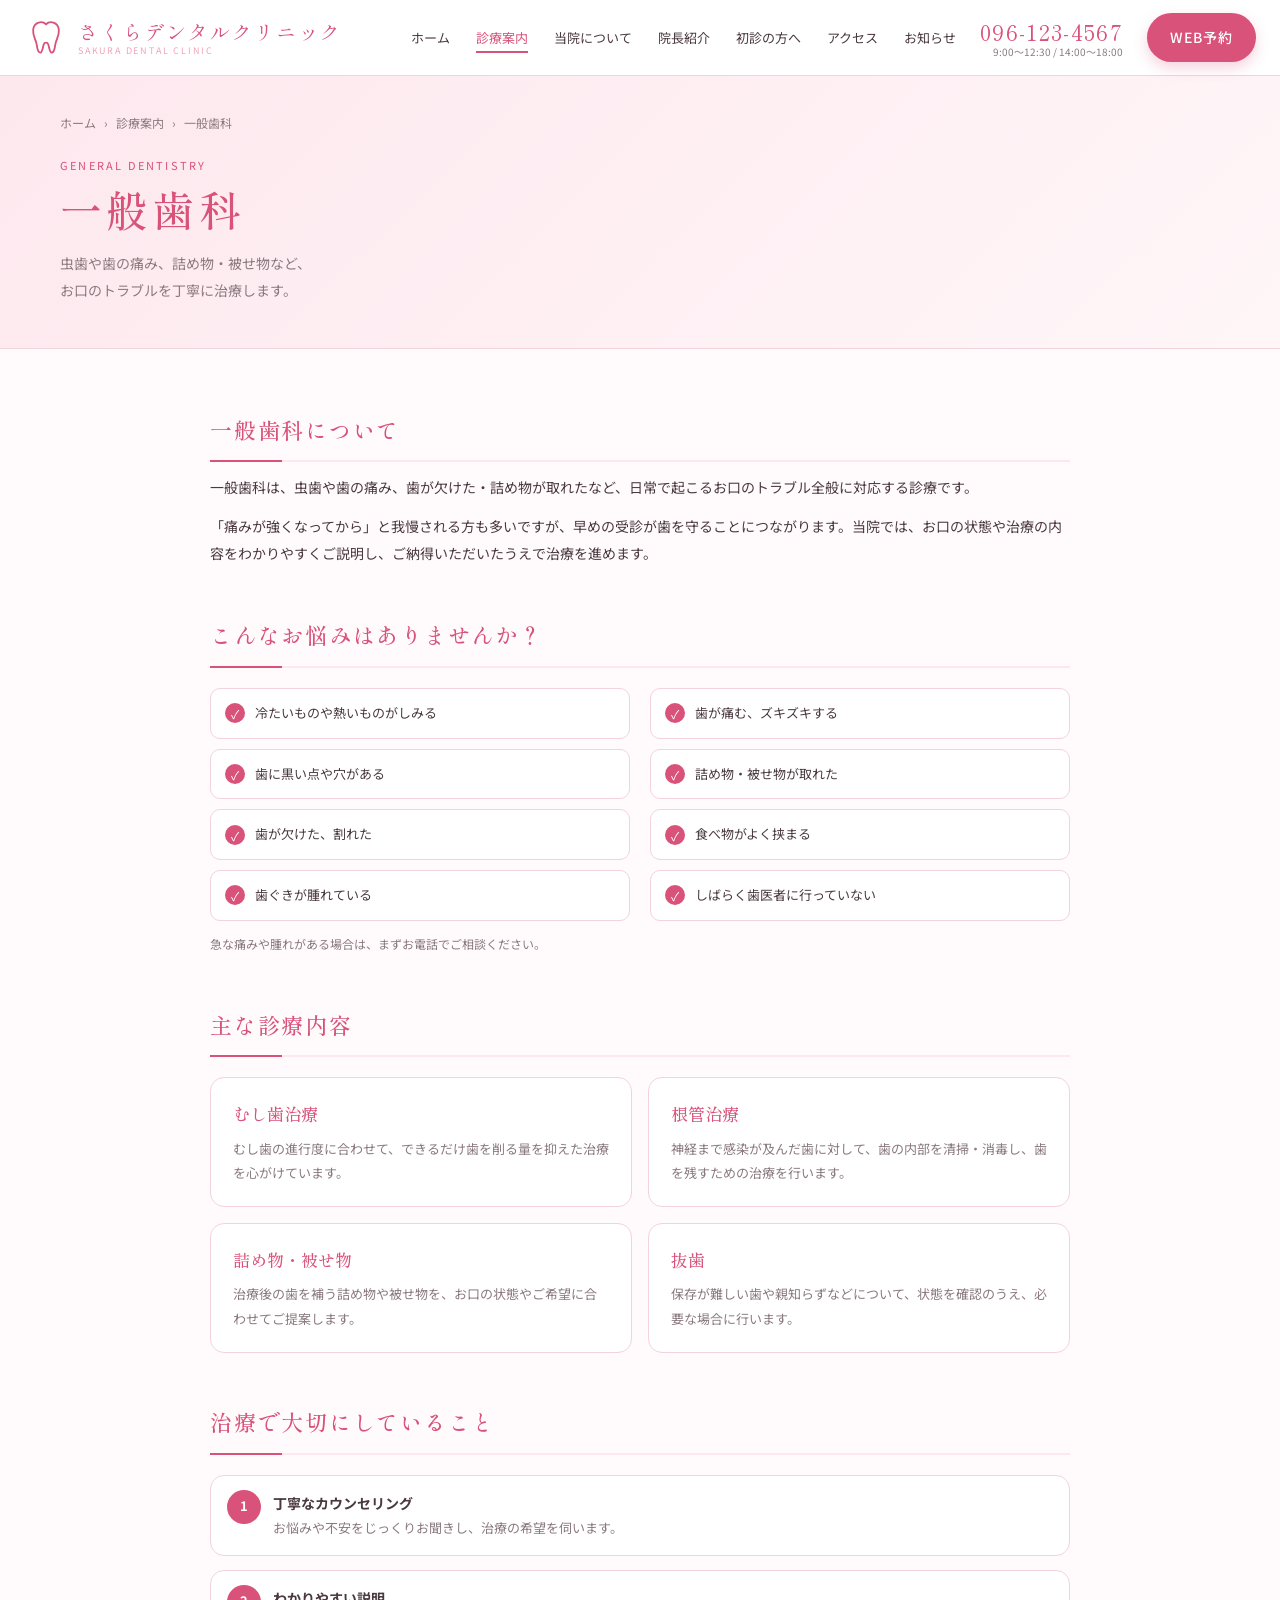
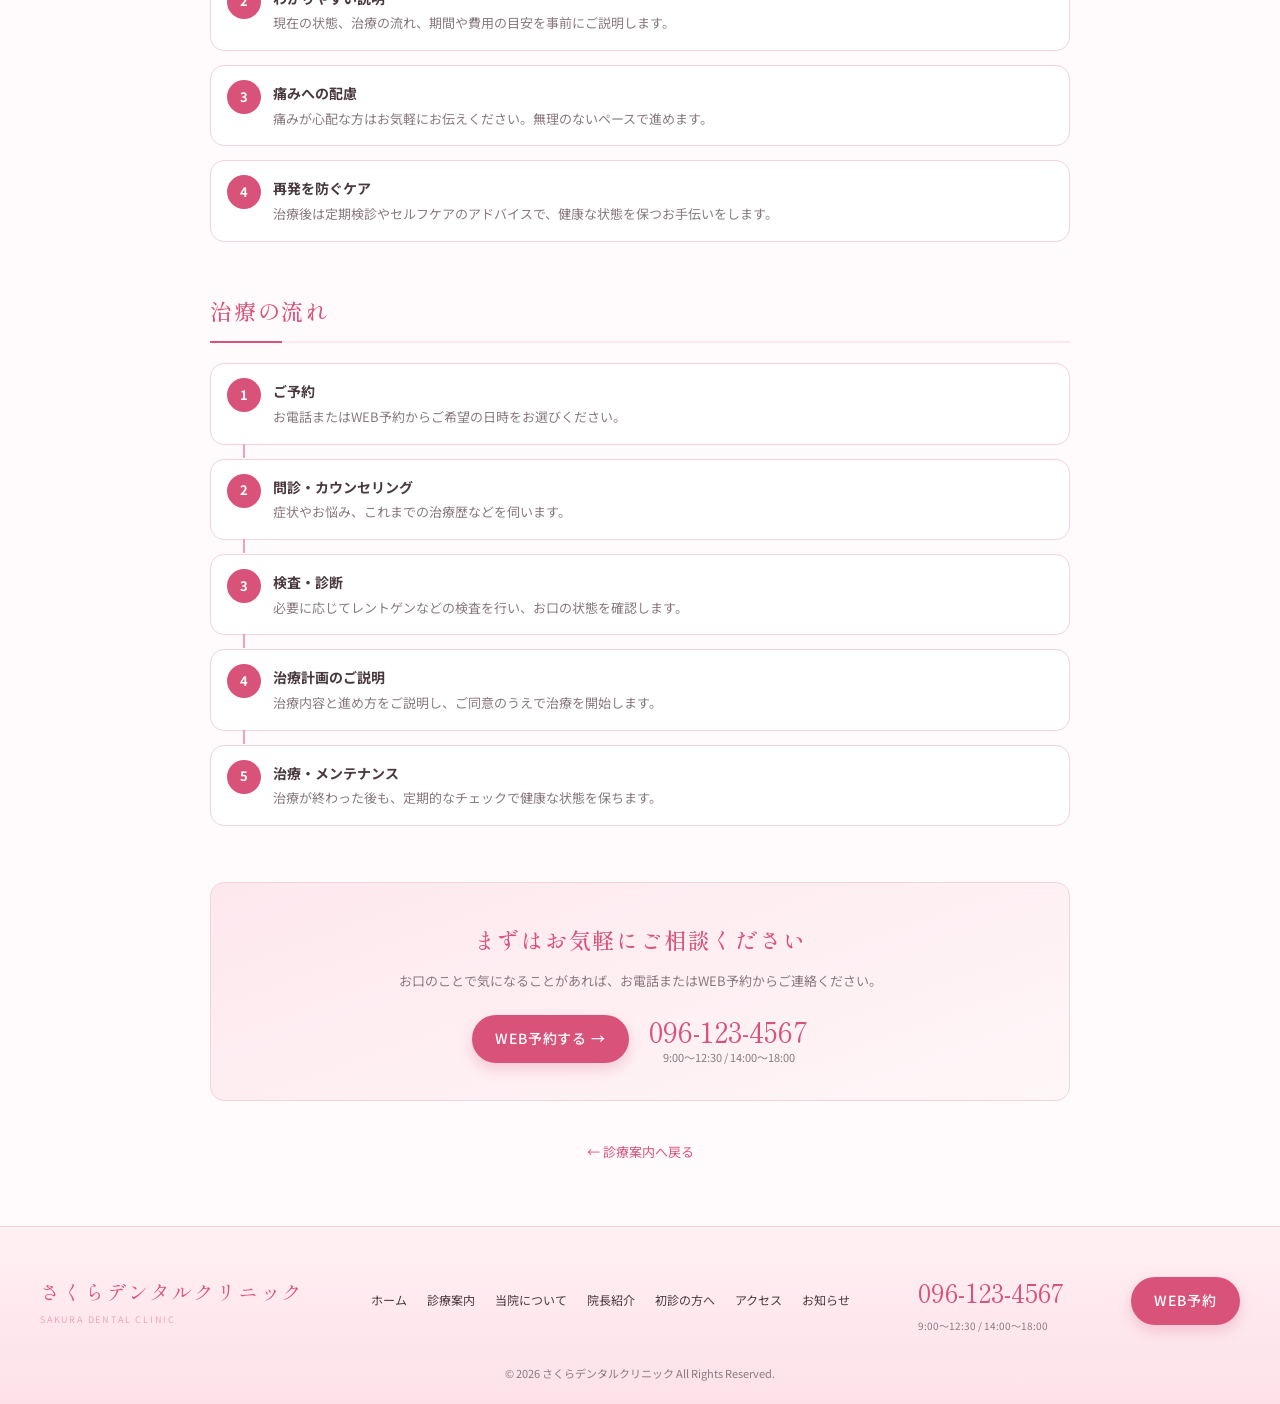
<file: ippan.html>
<!DOCTYPE html>
<html lang="ja">
<head>
<meta charset="UTF-8">
<meta name="viewport" content="width=device-width, initial-scale=1">
<title>一般歯科 | さくらデンタルクリニック</title>
<meta name="description" content="さくらデンタルクリニックの一般歯科。虫歯や歯の痛み、詰め物・被せ物など、お口のトラブルを丁寧に治療します。">
<link rel="preconnect" href="https://fonts.googleapis.com">
<link rel="preconnect" href="https://fonts.gstatic.com" crossorigin>
<link href="https://fonts.googleapis.com/css2?family=Noto+Sans+JP:wght@400;500;700&family=Shippori+Mincho:wght@400;500;600&display=swap" rel="stylesheet">
<link rel="stylesheet" href="style.css">
</head>
<body>

<!-- ============ Header ============ -->
<header class="header" id="header">
  <div class="header__inner">
    <a href="index.html" class="logo">
      <svg class="logo__icon" viewBox="0 0 48 48" aria-hidden="true">
        <path d="M24 9c-4-4-13-3-14 6-.7 7 3 10 4 17 .5 4 2 8 4 8s2.5-6 3.5-9c.5-1.600 1-2 2.500-2s2 .4 2.500 2c1 3 1.500 9 3.500 9s3.500-4 4-8c1-7 4.700-10 4-17-1-9-10-10-14-6z" fill="#fff" stroke="#d9527a" stroke-width="2" stroke-linejoin="round"/>
      </svg>
      <span class="logo__text">
        <span class="logo__ja">さくらデンタルクリニック</span>
        <span class="logo__en">SAKURA DENTAL CLINIC</span>
      </span>
    </a>

    <nav class="gnav" id="gnav" aria-label="メインメニュー">
      <ul class="gnav__list">
        <li><a href="index.html#top">ホーム</a></li>
        <li><a href="index.html#treatment" class="is-current">診療案内</a></li>
        <li><a href="index.html#concept">当院について</a></li>
        <li><a href="index.html#features">院長紹介</a></li>
        <li><a href="#first" data-modal-open="first">初診の方へ</a></li>
        <li><a href="index.html#access">アクセス</a></li>
        <li><a href="index.html#news">お知らせ</a></li>
      </ul>
      <div class="gnav__sp-cta">
        <a href="tel:0961234567" class="gnav__tel">096-123-4567</a>
        <button class="btn btn--primary" type="button" data-modal-open="reserve">WEB予約</button>
      </div>
    </nav>

    <div class="header__tel">
      <a href="tel:0961234567" class="header__tel-num">096-123-4567</a>
      <span class="header__tel-time">9:00〜12:30 / 14:00〜18:00</span>
    </div>
    <button class="btn btn--primary header__reserve" type="button" data-modal-open="reserve">WEB予約</button>

    <button class="hamburger" id="hamburger" type="button" aria-label="メニューを開く" aria-expanded="false" aria-controls="gnav">
      <span></span><span></span><span></span>
    </button>
  </div>
</header>
<div class="nav-overlay" id="navOverlay"></div>

<main id="top">

  <!-- Page title -->
  <section class="subhero">
    <div class="container">
      <nav class="breadcrumb" aria-label="パンくずリスト">
        <a href="index.html">ホーム</a><span>›</span><a href="index.html#treatment">診療案内</a><span>›</span><span aria-current="page">一般歯科</span>
      </nav>
      <p class="eyebrow">GENERAL DENTISTRY</p>
      <h1 class="subhero__title">一般歯科</h1>
      <p class="subhero__lead">虫歯や歯の痛み、詰め物・被せ物など、<br>お口のトラブルを丁寧に治療します。</p>
    </div>
  </section>

  <div class="container subpage">

    <!-- Intro -->
    <section class="subsection reveal">
      <h2 class="subsection__title">一般歯科について</h2>
      <p>一般歯科は、虫歯や歯の痛み、歯が欠けた・詰め物が取れたなど、日常で起こるお口のトラブル全般に対応する診療です。</p>
      <p>「痛みが強くなってから」と我慢される方も多いですが、早めの受診が歯を守ることにつながります。当院では、お口の状態や治療の内容をわかりやすくご説明し、ご納得いただいたうえで治療を進めます。</p>
    </section>

    <!-- Symptoms -->
    <section class="subsection reveal">
      <h2 class="subsection__title">こんなお悩みはありませんか？</h2>
      <ul class="checklist">
        <li>冷たいものや熱いものがしみる</li>
        <li>歯が痛む、ズキズキする</li>
        <li>歯に黒い点や穴がある</li>
        <li>詰め物・被せ物が取れた</li>
        <li>歯が欠けた、割れた</li>
        <li>食べ物がよく挟まる</li>
        <li>歯ぐきが腫れている</li>
        <li>しばらく歯医者に行っていない</li>
      </ul>
      <p class="note">急な痛みや腫れがある場合は、まずお電話でご相談ください。</p>
    </section>

    <!-- Menu -->
    <section class="subsection reveal">
      <h2 class="subsection__title">主な診療内容</h2>
      <div class="menu-grid">
        <article class="menu-item">
          <h3>むし歯治療</h3>
          <p>むし歯の進行度に合わせて、できるだけ歯を削る量を抑えた治療を心がけています。</p>
        </article>
        <article class="menu-item">
          <h3>根管治療</h3>
          <p>神経まで感染が及んだ歯に対して、歯の内部を清掃・消毒し、歯を残すための治療を行います。</p>
        </article>
        <article class="menu-item">
          <h3>詰め物・被せ物</h3>
          <p>治療後の歯を補う詰め物や被せ物を、お口の状態やご希望に合わせてご提案します。</p>
        </article>
        <article class="menu-item">
          <h3>抜歯</h3>
          <p>保存が難しい歯や親知らずなどについて、状態を確認のうえ、必要な場合に行います。</p>
        </article>
      </div>
    </section>

    <!-- Care -->
    <section class="subsection reveal">
      <h2 class="subsection__title">治療で大切にしていること</h2>
      <ol class="points">
        <li><b>丁寧なカウンセリング</b><span>お悩みや不安をじっくりお聞きし、治療の希望を伺います。</span></li>
        <li><b>わかりやすい説明</b><span>現在の状態、治療の流れ、期間や費用の目安を事前にご説明します。</span></li>
        <li><b>痛みへの配慮</b><span>痛みが心配な方はお気軽にお伝えください。無理のないペースで進めます。</span></li>
        <li><b>再発を防ぐケア</b><span>治療後は定期検診やセルフケアのアドバイスで、健康な状態を保つお手伝いをします。</span></li>
      </ol>
    </section>

    <!-- Flow -->
    <section class="subsection reveal">
      <h2 class="subsection__title">治療の流れ</h2>
      <ol class="flow">
        <li><b>ご予約</b><span>お電話またはWEB予約からご希望の日時をお選びください。</span></li>
        <li><b>問診・カウンセリング</b><span>症状やお悩み、これまでの治療歴などを伺います。</span></li>
        <li><b>検査・診断</b><span>必要に応じてレントゲンなどの検査を行い、お口の状態を確認します。</span></li>
        <li><b>治療計画のご説明</b><span>治療内容と進め方をご説明し、ご同意のうえで治療を開始します。</span></li>
        <li><b>治療・メンテナンス</b><span>治療が終わった後も、定期的なチェックで健康な状態を保ちます。</span></li>
      </ol>
    </section>

    <!-- CTA -->
    <section class="cta reveal">
      <h2 class="cta__title">まずはお気軽にご相談ください</h2>
      <p>お口のことで気になることがあれば、お電話またはWEB予約からご連絡ください。</p>
      <div class="cta__actions">
        <button class="btn btn--primary" type="button" data-modal-open="reserve">WEB予約する →</button>
        <a href="tel:0961234567" class="cta__tel">096-123-4567<small>9:00〜12:30 / 14:00〜18:00</small></a>
      </div>
    </section>

    <p class="backlink"><a href="index.html#treatment" class="more">← 診療案内へ戻る</a></p>
  </div>
</main>

<!-- ============ Footer ============ -->
<footer class="footer">
  <div class="footer__inner">
    <div class="footer__brand">
      <span class="logo__ja">さくらデンタルクリニック</span>
      <span class="logo__en">SAKURA DENTAL CLINIC</span>
    </div>
    <ul class="footer__nav">
      <li><a href="index.html#top">ホーム</a></li><li><a href="index.html#treatment">診療案内</a></li><li><a href="index.html#concept">当院について</a></li>
      <li><a href="index.html#features">院長紹介</a></li><li><a href="#first" data-modal-open="first">初診の方へ</a></li><li><a href="index.html#access">アクセス</a></li><li><a href="index.html#news">お知らせ</a></li>
    </ul>
    <div class="footer__tel">
      <a href="tel:0961234567">096-123-4567</a><small>9:00〜12:30 / 14:00〜18:00</small>
    </div>
    <button class="btn btn--primary" type="button" data-modal-open="reserve">WEB予約</button>
  </div>
  <p class="footer__copy">© 2026 さくらデンタルクリニック All Rights Reserved.</p>
</footer>

<a href="#top" class="totop" id="totop" aria-label="ページ上部へ">↑</a>

<!-- ============ Modals ============ -->
<div class="modal" id="modal-reserve" role="dialog" aria-modal="true" aria-labelledby="modal-reserve-title" aria-hidden="true">
  <div class="modal__backdrop" data-modal-close></div>
  <div class="modal__dialog" tabindex="-1">
    <button class="modal__close" type="button" aria-label="閉じる" data-modal-close>×</button>
    <h2 class="modal__title" id="modal-reserve-title">WEB予約</h2>
    <p class="modal__lead">ご希望の日時をお知らせください。<br>内容確認後、スタッフよりご連絡いたします。</p>
    <form class="form" id="reserveForm" novalidate>
      <label>お名前<span class="req">必須</span><input type="text" name="name" required autocomplete="name"></label>
      <label>電話番号<span class="req">必須</span><input type="tel" name="tel" required autocomplete="tel" placeholder="096-123-4567"></label>
      <label>ご希望日<input type="date" name="date"></label>
      <label>ご相談内容
        <select name="menu">
          <option>一般歯科（むし歯・痛み）</option><option>予防歯科（検診・クリーニング）</option>
          <option>小児歯科</option><option>歯周病治療</option><option>審美歯科</option>
        </select>
      </label>
      <p class="form__error" id="formError" role="alert" hidden>お名前と電話番号をご入力ください。</p>
      <button class="btn btn--primary btn--block" type="submit">予約リクエストを送信</button>
    </form>
    <div class="form__done" id="formDone" hidden>
      <p class="form__done-title">送信ありがとうございました 🌸</p>
      <p>※これはデモ表示です。実際の送信処理はサーバー側で実装してください。</p>
      <button class="btn btn--outline" type="button" data-modal-close>閉じる</button>
    </div>
  </div>
</div>

<div class="modal" id="modal-first" role="dialog" aria-modal="true" aria-labelledby="modal-first-title" aria-hidden="true">
  <div class="modal__backdrop" data-modal-close></div>
  <div class="modal__dialog" tabindex="-1">
    <button class="modal__close" type="button" aria-label="閉じる" data-modal-close>×</button>
    <h2 class="modal__title" id="modal-first-title">初めての方へ</h2>
    <ol class="steps">
      <li><b>ご予約</b><span>お電話またはWEB予約から、ご希望の日時をお選びください。</span></li>
      <li><b>受付・問診</b><span>問診票にお口のお悩みやご不安をご記入ください。保険証をお持ちください。</span></li>
      <li><b>カウンセリング・検査</b><span>お話を伺い、必要に応じてレントゲンなどの検査を行います。</span></li>
      <li><b>ご説明・治療計画</b><span>状態・治療内容・費用をわかりやすくご説明し、ご納得のうえで治療を開始します。</span></li>
    </ol>
    <button class="btn btn--primary btn--block" type="button" data-modal-open="reserve">WEB予約する →</button>
  </div>
</div>

<script src="script.js"></script>
</body>
</html>
</file>
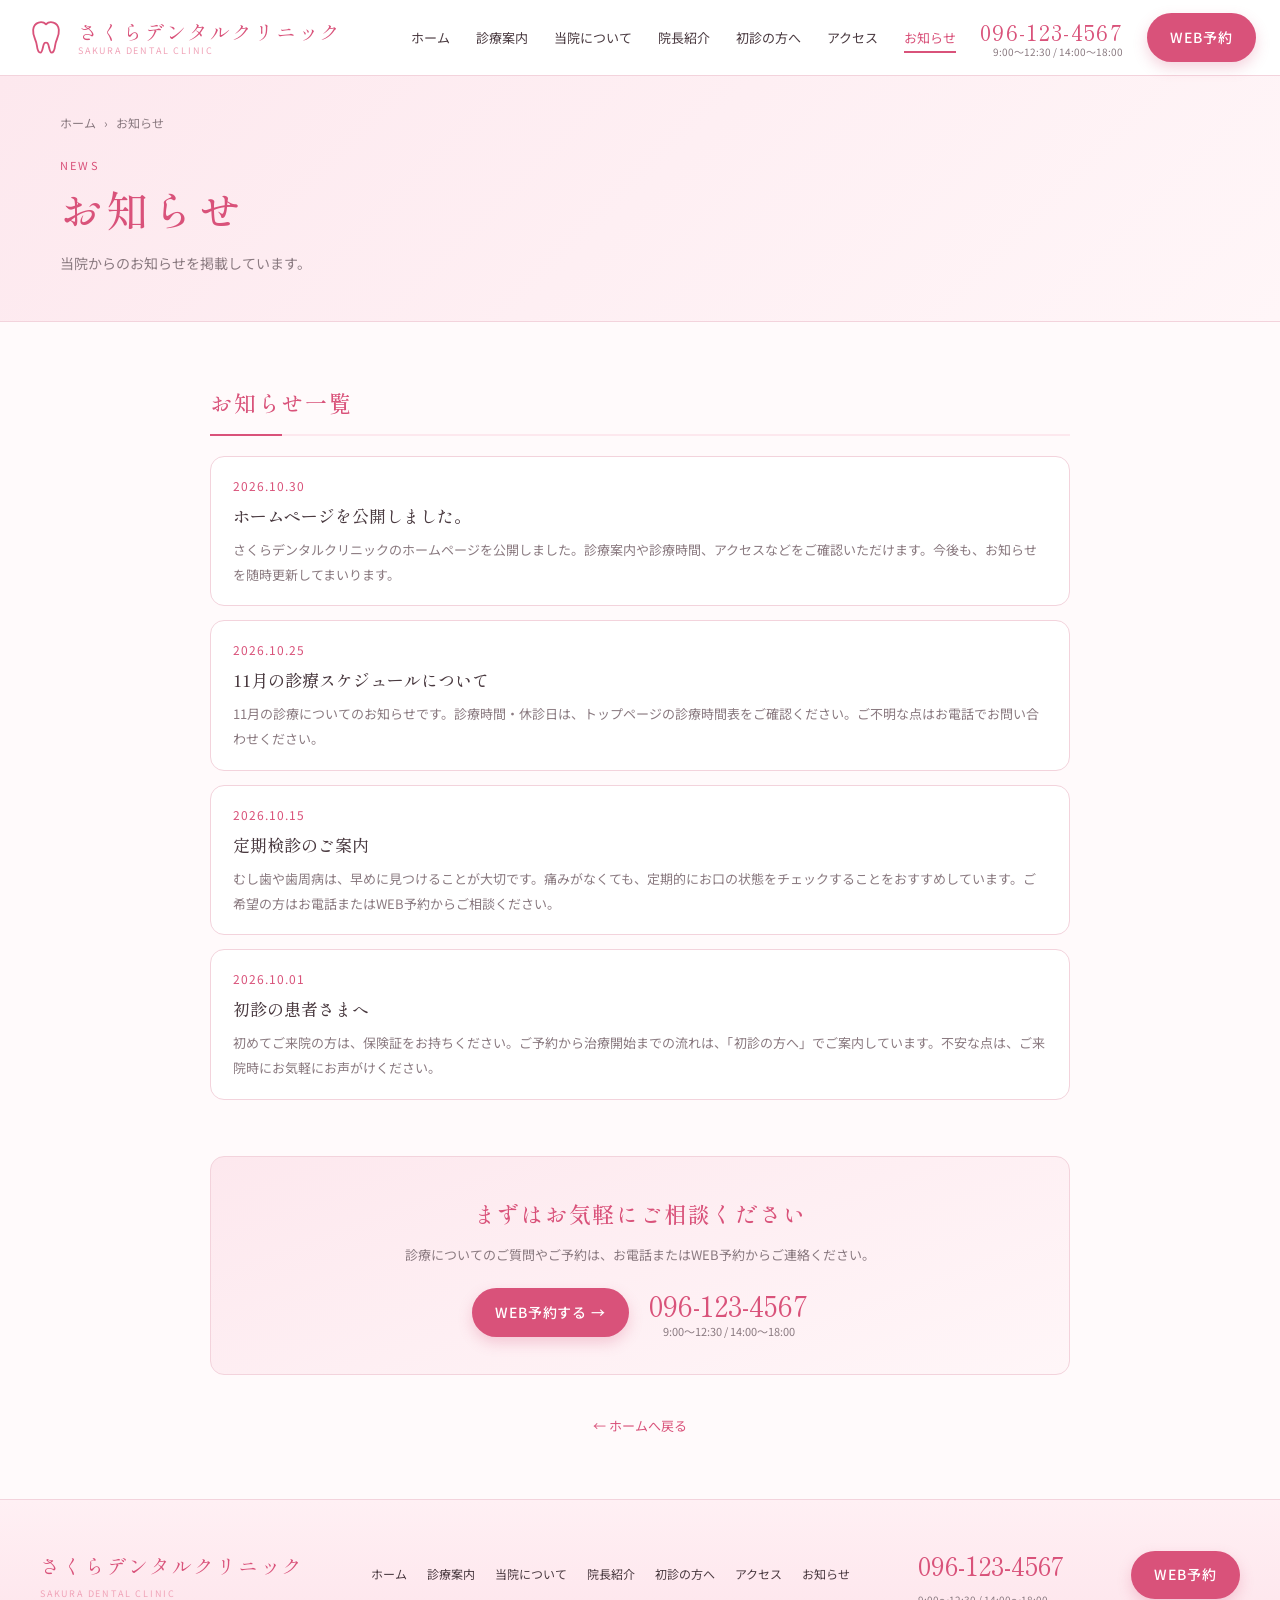
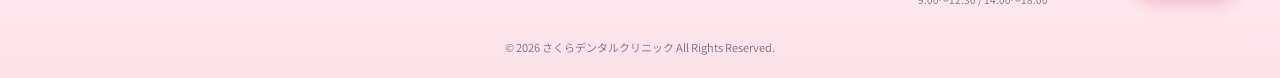
<file: news.html>
<!DOCTYPE html>
<html lang="ja">
<head>
<meta charset="UTF-8">
<meta name="viewport" content="width=device-width, initial-scale=1">
<title>お知らせ | さくらデンタルクリニック</title>
<meta name="description" content="さくらデンタルクリニックからのお知らせ一覧です。">
<link rel="preconnect" href="https://fonts.googleapis.com">
<link rel="preconnect" href="https://fonts.gstatic.com" crossorigin>
<link href="https://fonts.googleapis.com/css2?family=Noto+Sans+JP:wght@400;500;700&family=Shippori+Mincho:wght@400;500;600&display=swap" rel="stylesheet">
<link rel="stylesheet" href="style.css">
</head>
<body>

<!-- ============ Header ============ -->
<header class="header" id="header">
  <div class="header__inner">
    <a href="index.html" class="logo">
      <svg class="logo__icon" viewBox="0 0 48 48" aria-hidden="true">
        <path d="M24 9c-4-4-13-3-14 6-.7 7 3 10 4 17 .5 4 2 8 4 8s2.5-6 3.5-9c.5-1.600 1-2 2.500-2s2 .4 2.500 2c1 3 1.500 9 3.500 9s3.500-4 4-8c1-7 4.700-10 4-17-1-9-10-10-14-6z" fill="#fff" stroke="#d9527a" stroke-width="2" stroke-linejoin="round"/>
      </svg>
      <span class="logo__text">
        <span class="logo__ja">さくらデンタルクリニック</span>
        <span class="logo__en">SAKURA DENTAL CLINIC</span>
      </span>
    </a>

    <nav class="gnav" id="gnav" aria-label="メインメニュー">
      <ul class="gnav__list">
        <li><a href="index.html#top">ホーム</a></li>
        <li><a href="index.html#treatment">診療案内</a></li>
        <li><a href="index.html#concept">当院について</a></li>
        <li><a href="index.html#features">院長紹介</a></li>
        <li><a href="#first" data-modal-open="first">初診の方へ</a></li>
        <li><a href="index.html#access">アクセス</a></li>
        <li><a href="news.html" class="is-current">お知らせ</a></li>
      </ul>
      <div class="gnav__sp-cta">
        <a href="tel:0961234567" class="gnav__tel">096-123-4567</a>
        <button class="btn btn--primary" type="button" data-modal-open="reserve">WEB予約</button>
      </div>
    </nav>

    <div class="header__tel">
      <a href="tel:0961234567" class="header__tel-num">096-123-4567</a>
      <span class="header__tel-time">9:00〜12:30 / 14:00〜18:00</span>
    </div>
    <button class="btn btn--primary header__reserve" type="button" data-modal-open="reserve">WEB予約</button>

    <button class="hamburger" id="hamburger" type="button" aria-label="メニューを開く" aria-expanded="false" aria-controls="gnav">
      <span></span><span></span><span></span>
    </button>
  </div>
</header>
<div class="nav-overlay" id="navOverlay"></div>

<main id="top">

  <!-- Page title -->
  <section class="subhero">
    <div class="container">
      <nav class="breadcrumb" aria-label="パンくずリスト">
        <a href="index.html">ホーム</a><span>›</span><span aria-current="page">お知らせ</span>
      </nav>
      <p class="eyebrow">NEWS</p>
      <h1 class="subhero__title">お知らせ</h1>
      <p class="subhero__lead">当院からのお知らせを掲載しています。</p>
    </div>
  </section>

  <div class="container subpage">

    <section class="subsection reveal">
      <h2 class="subsection__title">お知らせ一覧</h2>
      <ul class="newslist">
        <li id="n20261030">
          <time datetime="2026-10-30">2026.10.30</time>
          <h3>ホームページを公開しました。</h3>
          <p>さくらデンタルクリニックのホームページを公開しました。診療案内や診療時間、アクセスなどをご確認いただけます。今後も、お知らせを随時更新してまいります。</p>
        </li>
        <li id="n20261025">
          <time datetime="2026-10-25">2026.10.25</time>
          <h3>11月の診療スケジュールについて</h3>
          <p>11月の診療についてのお知らせです。診療時間・休診日は、トップページの診療時間表をご確認ください。ご不明な点はお電話でお問い合わせください。</p>
        </li>
        <li id="n20261015">
          <time datetime="2026-10-15">2026.10.15</time>
          <h3>定期検診のご案内</h3>
          <p>むし歯や歯周病は、早めに見つけることが大切です。痛みがなくても、定期的にお口の状態をチェックすることをおすすめしています。ご希望の方はお電話またはWEB予約からご相談ください。</p>
        </li>
        <li id="n20261001">
          <time datetime="2026-10-01">2026.10.01</time>
          <h3>初診の患者さまへ</h3>
          <p>初めてご来院の方は、保険証をお持ちください。ご予約から治療開始までの流れは、「初診の方へ」でご案内しています。不安な点は、ご来院時にお気軽にお声がけください。</p>
        </li>
      </ul>
    </section>

    <!-- CTA -->
    <section class="cta reveal">
      <h2 class="cta__title">まずはお気軽にご相談ください</h2>
      <p>診療についてのご質問やご予約は、お電話またはWEB予約からご連絡ください。</p>
      <div class="cta__actions">
        <button class="btn btn--primary" type="button" data-modal-open="reserve">WEB予約する →</button>
        <a href="tel:0961234567" class="cta__tel">096-123-4567<small>9:00〜12:30 / 14:00〜18:00</small></a>
      </div>
    </section>

    <p class="backlink"><a href="index.html" class="more">← ホームへ戻る</a></p>
  </div>
</main>

<!-- ============ Footer ============ -->
<footer class="footer">
  <div class="footer__inner">
    <div class="footer__brand">
      <span class="logo__ja">さくらデンタルクリニック</span>
      <span class="logo__en">SAKURA DENTAL CLINIC</span>
    </div>
    <ul class="footer__nav">
      <li><a href="index.html#top">ホーム</a></li><li><a href="index.html#treatment">診療案内</a></li><li><a href="index.html#concept">当院について</a></li>
      <li><a href="index.html#features">院長紹介</a></li><li><a href="#first" data-modal-open="first">初診の方へ</a></li><li><a href="index.html#access">アクセス</a></li><li><a href="index.html#news">お知らせ</a></li>
    </ul>
    <div class="footer__tel">
      <a href="tel:0961234567">096-123-4567</a><small>9:00〜12:30 / 14:00〜18:00</small>
    </div>
    <button class="btn btn--primary" type="button" data-modal-open="reserve">WEB予約</button>
  </div>
  <p class="footer__copy">© 2026 さくらデンタルクリニック All Rights Reserved.</p>
</footer>

<a href="#top" class="totop" id="totop" aria-label="ページ上部へ">↑</a>

<!-- ============ Modals ============ -->
<div class="modal" id="modal-reserve" role="dialog" aria-modal="true" aria-labelledby="modal-reserve-title" aria-hidden="true">
  <div class="modal__backdrop" data-modal-close></div>
  <div class="modal__dialog" tabindex="-1">
    <button class="modal__close" type="button" aria-label="閉じる" data-modal-close>×</button>
    <h2 class="modal__title" id="modal-reserve-title">WEB予約</h2>
    <p class="modal__lead">ご希望の日時をお知らせください。<br>内容確認後、スタッフよりご連絡いたします。</p>
    <form class="form" id="reserveForm" novalidate>
      <label>お名前<span class="req">必須</span><input type="text" name="name" required autocomplete="name"></label>
      <label>電話番号<span class="req">必須</span><input type="tel" name="tel" required autocomplete="tel" placeholder="096-123-4567"></label>
      <label>ご希望日<input type="date" name="date"></label>
      <label>ご相談内容
        <select name="menu">
          <option>一般歯科（むし歯・痛み）</option><option>予防歯科（検診・クリーニング）</option>
          <option>小児歯科</option><option>歯周病治療</option><option>審美歯科</option>
        </select>
      </label>
      <p class="form__error" id="formError" role="alert" hidden>お名前と電話番号をご入力ください。</p>
      <button class="btn btn--primary btn--block" type="submit">予約リクエストを送信</button>
    </form>
    <div class="form__done" id="formDone" hidden>
      <p class="form__done-title">送信ありがとうございました 🌸</p>
      <p>※これはデモ表示です。実際の送信処理はサーバー側で実装してください。</p>
      <button class="btn btn--outline" type="button" data-modal-close>閉じる</button>
    </div>
  </div>
</div>

<div class="modal" id="modal-first" role="dialog" aria-modal="true" aria-labelledby="modal-first-title" aria-hidden="true">
  <div class="modal__backdrop" data-modal-close></div>
  <div class="modal__dialog" tabindex="-1">
    <button class="modal__close" type="button" aria-label="閉じる" data-modal-close>×</button>
    <h2 class="modal__title" id="modal-first-title">初めての方へ</h2>
    <ol class="steps">
      <li><b>ご予約</b><span>お電話またはWEB予約から、ご希望の日時をお選びください。</span></li>
      <li><b>受付・問診</b><span>問診票にお口のお悩みやご不安をご記入ください。保険証をお持ちください。</span></li>
      <li><b>カウンセリング・検査</b><span>お話を伺い、必要に応じてレントゲンなどの検査を行います。</span></li>
      <li><b>ご説明・治療計画</b><span>状態・治療内容・費用をわかりやすくご説明し、ご納得のうえで治療を開始します。</span></li>
    </ol>
    <button class="btn btn--primary btn--block" type="button" data-modal-open="reserve">WEB予約する →</button>
  </div>
</div>

<script src="script.js"></script>
</body>
</html>
</file>
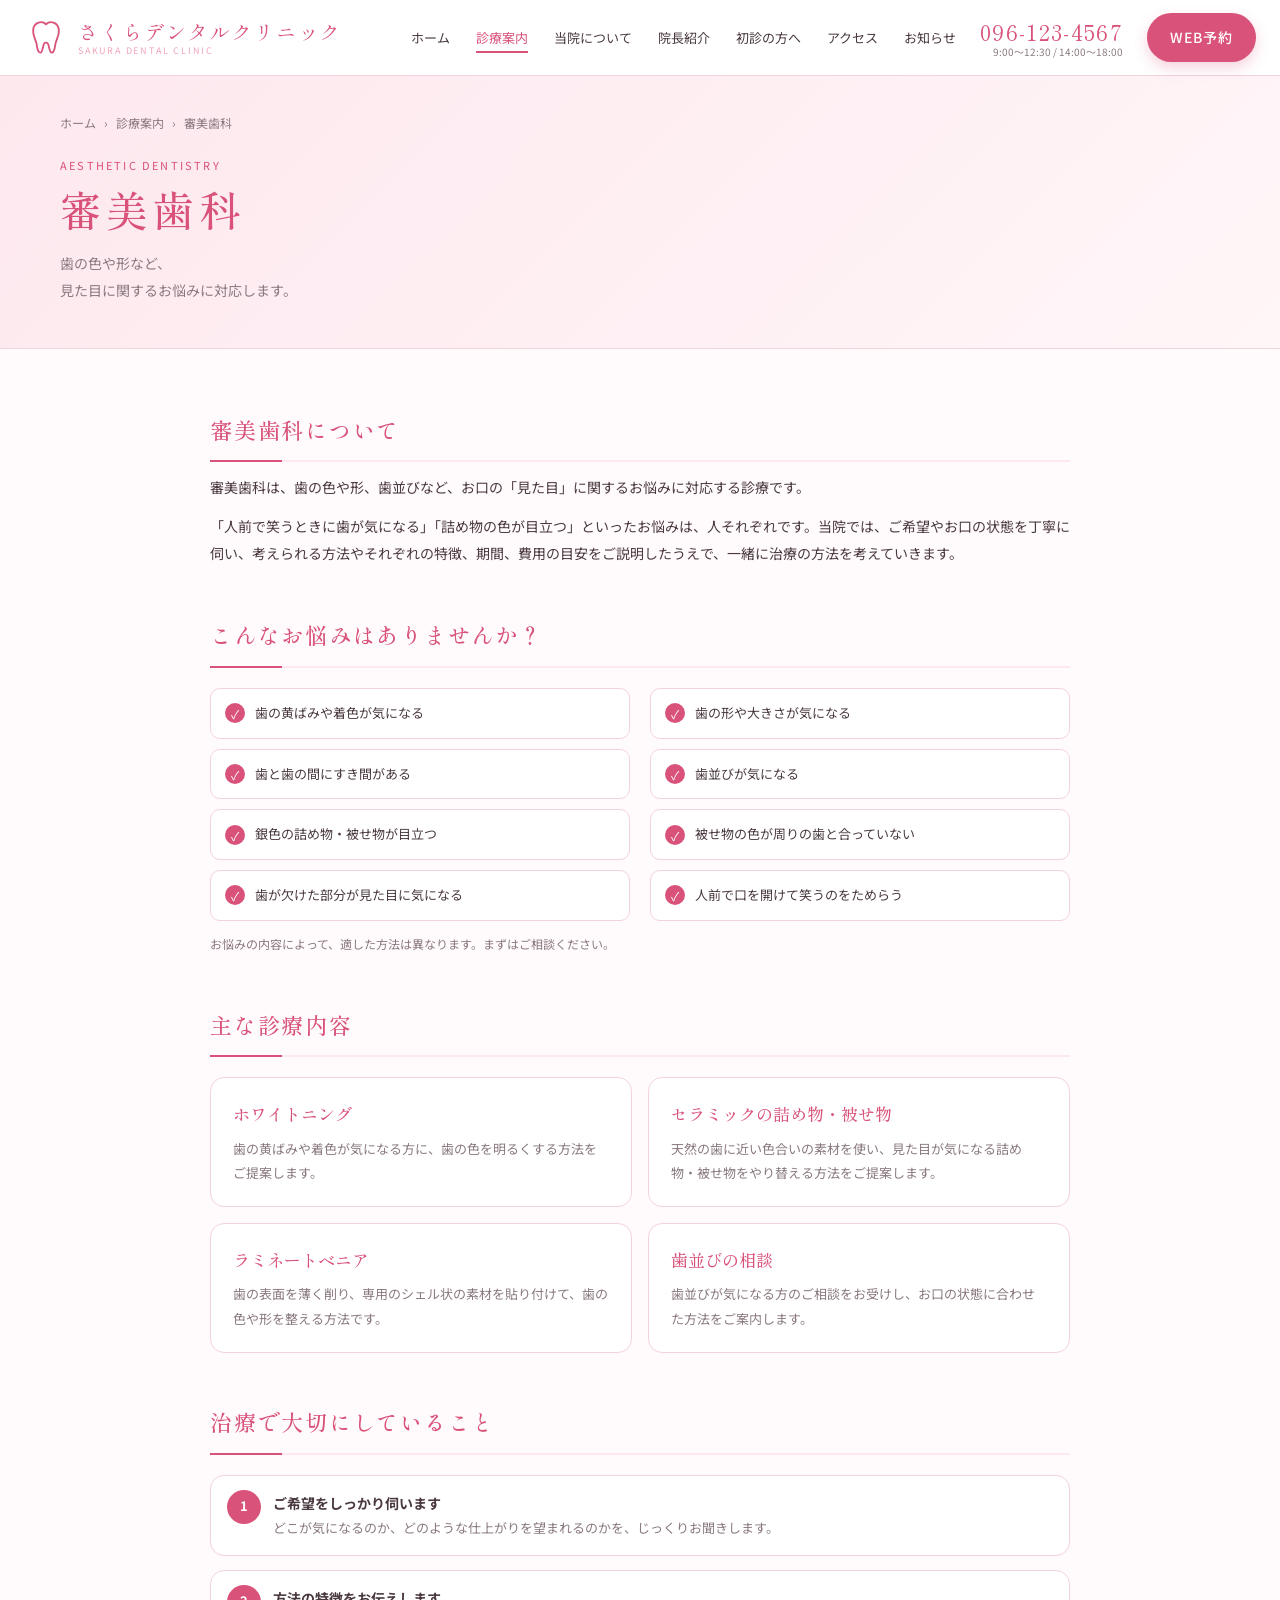
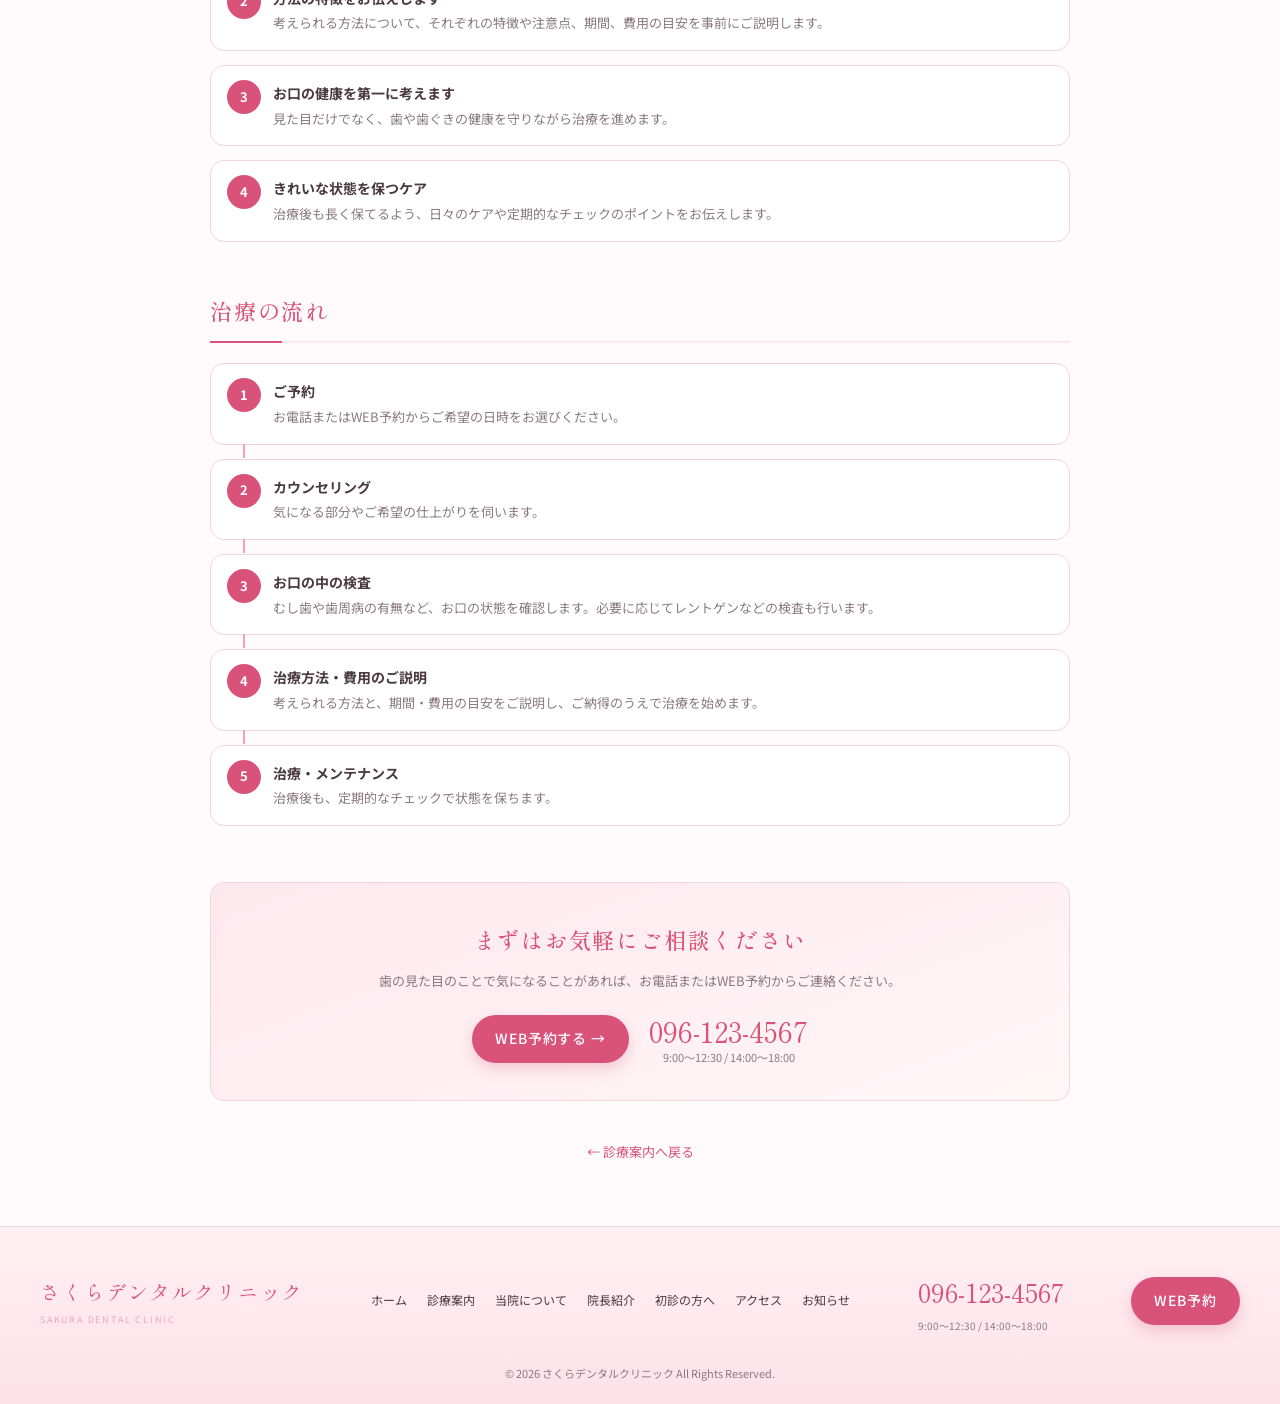
<file: sinnnbi.html>
<!DOCTYPE html>
<html lang="ja">
<head>
<meta charset="UTF-8">
<meta name="viewport" content="width=device-width, initial-scale=1">
<title>審美歯科 | さくらデンタルクリニック</title>
<meta name="description" content="さくらデンタルクリニックの審美歯科。歯の色や形など、見た目に関するお悩みに対応します。">
<link rel="preconnect" href="https://fonts.googleapis.com">
<link rel="preconnect" href="https://fonts.gstatic.com" crossorigin>
<link href="https://fonts.googleapis.com/css2?family=Noto+Sans+JP:wght@400;500;700&family=Shippori+Mincho:wght@400;500;600&display=swap" rel="stylesheet">
<link rel="stylesheet" href="style.css">
</head>
<body>

<!-- ============ Header ============ -->
<header class="header" id="header">
  <div class="header__inner">
    <a href="index.html" class="logo">
      <svg class="logo__icon" viewBox="0 0 48 48" aria-hidden="true">
        <path d="M24 9c-4-4-13-3-14 6-.7 7 3 10 4 17 .5 4 2 8 4 8s2.5-6 3.5-9c.5-1.600 1-2 2.500-2s2 .4 2.500 2c1 3 1.500 9 3.500 9s3.500-4 4-8c1-7 4.700-10 4-17-1-9-10-10-14-6z" fill="#fff" stroke="#d9527a" stroke-width="2" stroke-linejoin="round"/>
      </svg>
      <span class="logo__text">
        <span class="logo__ja">さくらデンタルクリニック</span>
        <span class="logo__en">SAKURA DENTAL CLINIC</span>
      </span>
    </a>

    <nav class="gnav" id="gnav" aria-label="メインメニュー">
      <ul class="gnav__list">
        <li><a href="index.html#top">ホーム</a></li>
        <li><a href="index.html#treatment" class="is-current">診療案内</a></li>
        <li><a href="index.html#concept">当院について</a></li>
        <li><a href="index.html#features">院長紹介</a></li>
        <li><a href="#first" data-modal-open="first">初診の方へ</a></li>
        <li><a href="index.html#access">アクセス</a></li>
        <li><a href="index.html#news">お知らせ</a></li>
      </ul>
      <div class="gnav__sp-cta">
        <a href="tel:0961234567" class="gnav__tel">096-123-4567</a>
        <button class="btn btn--primary" type="button" data-modal-open="reserve">WEB予約</button>
      </div>
    </nav>

    <div class="header__tel">
      <a href="tel:0961234567" class="header__tel-num">096-123-4567</a>
      <span class="header__tel-time">9:00〜12:30 / 14:00〜18:00</span>
    </div>
    <button class="btn btn--primary header__reserve" type="button" data-modal-open="reserve">WEB予約</button>

    <button class="hamburger" id="hamburger" type="button" aria-label="メニューを開く" aria-expanded="false" aria-controls="gnav">
      <span></span><span></span><span></span>
    </button>
  </div>
</header>
<div class="nav-overlay" id="navOverlay"></div>

<main id="top">

  <!-- Page title -->
  <section class="subhero">
    <div class="container">
      <nav class="breadcrumb" aria-label="パンくずリスト">
        <a href="index.html">ホーム</a><span>›</span><a href="index.html#treatment">診療案内</a><span>›</span><span aria-current="page">審美歯科</span>
      </nav>
      <p class="eyebrow">AESTHETIC DENTISTRY</p>
      <h1 class="subhero__title">審美歯科</h1>
      <p class="subhero__lead">歯の色や形など、<br>見た目に関するお悩みに対応します。</p>
    </div>
  </section>

  <div class="container subpage">

    <!-- Intro -->
    <section class="subsection reveal">
      <h2 class="subsection__title">審美歯科について</h2>
      <p>審美歯科は、歯の色や形、歯並びなど、お口の「見た目」に関するお悩みに対応する診療です。</p>
      <p>「人前で笑うときに歯が気になる」「詰め物の色が目立つ」といったお悩みは、人それぞれです。当院では、ご希望やお口の状態を丁寧に伺い、考えられる方法やそれぞれの特徴、期間、費用の目安をご説明したうえで、一緒に治療の方法を考えていきます。</p>
    </section>

    <!-- Symptoms -->
    <section class="subsection reveal">
      <h2 class="subsection__title">こんなお悩みはありませんか？</h2>
      <ul class="checklist">
        <li>歯の黄ばみや着色が気になる</li>
        <li>歯の形や大きさが気になる</li>
        <li>歯と歯の間にすき間がある</li>
        <li>歯並びが気になる</li>
        <li>銀色の詰め物・被せ物が目立つ</li>
        <li>被せ物の色が周りの歯と合っていない</li>
        <li>歯が欠けた部分が見た目に気になる</li>
        <li>人前で口を開けて笑うのをためらう</li>
      </ul>
      <p class="note">お悩みの内容によって、適した方法は異なります。まずはご相談ください。</p>
    </section>

    <!-- Menu -->
    <section class="subsection reveal">
      <h2 class="subsection__title">主な診療内容</h2>
      <div class="menu-grid">
        <article class="menu-item">
          <h3>ホワイトニング</h3>
          <p>歯の黄ばみや着色が気になる方に、歯の色を明るくする方法をご提案します。</p>
        </article>
        <article class="menu-item">
          <h3>セラミックの詰め物・被せ物</h3>
          <p>天然の歯に近い色合いの素材を使い、見た目が気になる詰め物・被せ物をやり替える方法をご提案します。</p>
        </article>
        <article class="menu-item">
          <h3>ラミネートベニア</h3>
          <p>歯の表面を薄く削り、専用のシェル状の素材を貼り付けて、歯の色や形を整える方法です。</p>
        </article>
        <article class="menu-item">
          <h3>歯並びの相談</h3>
          <p>歯並びが気になる方のご相談をお受けし、お口の状態に合わせた方法をご案内します。</p>
        </article>
      </div>
    </section>

    <!-- Care -->
    <section class="subsection reveal">
      <h2 class="subsection__title">治療で大切にしていること</h2>
      <ol class="points">
        <li><b>ご希望をしっかり伺います</b><span>どこが気になるのか、どのような仕上がりを望まれるのかを、じっくりお聞きします。</span></li>
        <li><b>方法の特徴をお伝えします</b><span>考えられる方法について、それぞれの特徴や注意点、期間、費用の目安を事前にご説明します。</span></li>
        <li><b>お口の健康を第一に考えます</b><span>見た目だけでなく、歯や歯ぐきの健康を守りながら治療を進めます。</span></li>
        <li><b>きれいな状態を保つケア</b><span>治療後も長く保てるよう、日々のケアや定期的なチェックのポイントをお伝えします。</span></li>
      </ol>
    </section>

    <!-- Flow -->
    <section class="subsection reveal">
      <h2 class="subsection__title">治療の流れ</h2>
      <ol class="flow">
        <li><b>ご予約</b><span>お電話またはWEB予約からご希望の日時をお選びください。</span></li>
        <li><b>カウンセリング</b><span>気になる部分やご希望の仕上がりを伺います。</span></li>
        <li><b>お口の中の検査</b><span>むし歯や歯周病の有無など、お口の状態を確認します。必要に応じてレントゲンなどの検査も行います。</span></li>
        <li><b>治療方法・費用のご説明</b><span>考えられる方法と、期間・費用の目安をご説明し、ご納得のうえで治療を始めます。</span></li>
        <li><b>治療・メンテナンス</b><span>治療後も、定期的なチェックで状態を保ちます。</span></li>
      </ol>
    </section>

    <!-- CTA -->
    <section class="cta reveal">
      <h2 class="cta__title">まずはお気軽にご相談ください</h2>
      <p>歯の見た目のことで気になることがあれば、お電話またはWEB予約からご連絡ください。</p>
      <div class="cta__actions">
        <button class="btn btn--primary" type="button" data-modal-open="reserve">WEB予約する →</button>
        <a href="tel:0961234567" class="cta__tel">096-123-4567<small>9:00〜12:30 / 14:00〜18:00</small></a>
      </div>
    </section>

    <p class="backlink"><a href="index.html#treatment" class="more">← 診療案内へ戻る</a></p>
  </div>
</main>

<!-- ============ Footer ============ -->
<footer class="footer">
  <div class="footer__inner">
    <div class="footer__brand">
      <span class="logo__ja">さくらデンタルクリニック</span>
      <span class="logo__en">SAKURA DENTAL CLINIC</span>
    </div>
    <ul class="footer__nav">
      <li><a href="index.html#top">ホーム</a></li><li><a href="index.html#treatment">診療案内</a></li><li><a href="index.html#concept">当院について</a></li>
      <li><a href="index.html#features">院長紹介</a></li><li><a href="#first" data-modal-open="first">初診の方へ</a></li><li><a href="index.html#access">アクセス</a></li><li><a href="index.html#news">お知らせ</a></li>
    </ul>
    <div class="footer__tel">
      <a href="tel:0961234567">096-123-4567</a><small>9:00〜12:30 / 14:00〜18:00</small>
    </div>
    <button class="btn btn--primary" type="button" data-modal-open="reserve">WEB予約</button>
  </div>
  <p class="footer__copy">© 2026 さくらデンタルクリニック All Rights Reserved.</p>
</footer>

<a href="#top" class="totop" id="totop" aria-label="ページ上部へ">↑</a>

<!-- ============ Modals ============ -->
<div class="modal" id="modal-reserve" role="dialog" aria-modal="true" aria-labelledby="modal-reserve-title" aria-hidden="true">
  <div class="modal__backdrop" data-modal-close></div>
  <div class="modal__dialog" tabindex="-1">
    <button class="modal__close" type="button" aria-label="閉じる" data-modal-close>×</button>
    <h2 class="modal__title" id="modal-reserve-title">WEB予約</h2>
    <p class="modal__lead">ご希望の日時をお知らせください。<br>内容確認後、スタッフよりご連絡いたします。</p>
    <form class="form" id="reserveForm" novalidate>
      <label>お名前<span class="req">必須</span><input type="text" name="name" required autocomplete="name"></label>
      <label>電話番号<span class="req">必須</span><input type="tel" name="tel" required autocomplete="tel" placeholder="096-123-4567"></label>
      <label>ご希望日<input type="date" name="date"></label>
      <label>ご相談内容
        <select name="menu">
          <option>一般歯科（むし歯・痛み）</option><option>予防歯科（検診・クリーニング）</option>
          <option>小児歯科</option><option>歯周病治療</option><option selected>審美歯科</option>
        </select>
      </label>
      <p class="form__error" id="formError" role="alert" hidden>お名前と電話番号をご入力ください。</p>
      <button class="btn btn--primary btn--block" type="submit">予約リクエストを送信</button>
    </form>
    <div class="form__done" id="formDone" hidden>
      <p class="form__done-title">送信ありがとうございました 🌸</p>
      <p>※これはデモ表示です。実際の送信処理はサーバー側で実装してください。</p>
      <button class="btn btn--outline" type="button" data-modal-close>閉じる</button>
    </div>
  </div>
</div>

<div class="modal" id="modal-first" role="dialog" aria-modal="true" aria-labelledby="modal-first-title" aria-hidden="true">
  <div class="modal__backdrop" data-modal-close></div>
  <div class="modal__dialog" tabindex="-1">
    <button class="modal__close" type="button" aria-label="閉じる" data-modal-close>×</button>
    <h2 class="modal__title" id="modal-first-title">初めての方へ</h2>
    <ol class="steps">
      <li><b>ご予約</b><span>お電話またはWEB予約から、ご希望の日時をお選びください。</span></li>
      <li><b>受付・問診</b><span>問診票にお口のお悩みやご不安をご記入ください。保険証をお持ちください。</span></li>
      <li><b>カウンセリング・検査</b><span>お話を伺い、必要に応じてレントゲンなどの検査を行います。</span></li>
      <li><b>ご説明・治療計画</b><span>状態・治療内容・費用をわかりやすくご説明し、ご納得のうえで治療を開始します。</span></li>
    </ol>
    <button class="btn btn--primary btn--block" type="button" data-modal-open="reserve">WEB予約する →</button>
  </div>
</div>

<script src="script.js"></script>
</body>
</html>
</file>
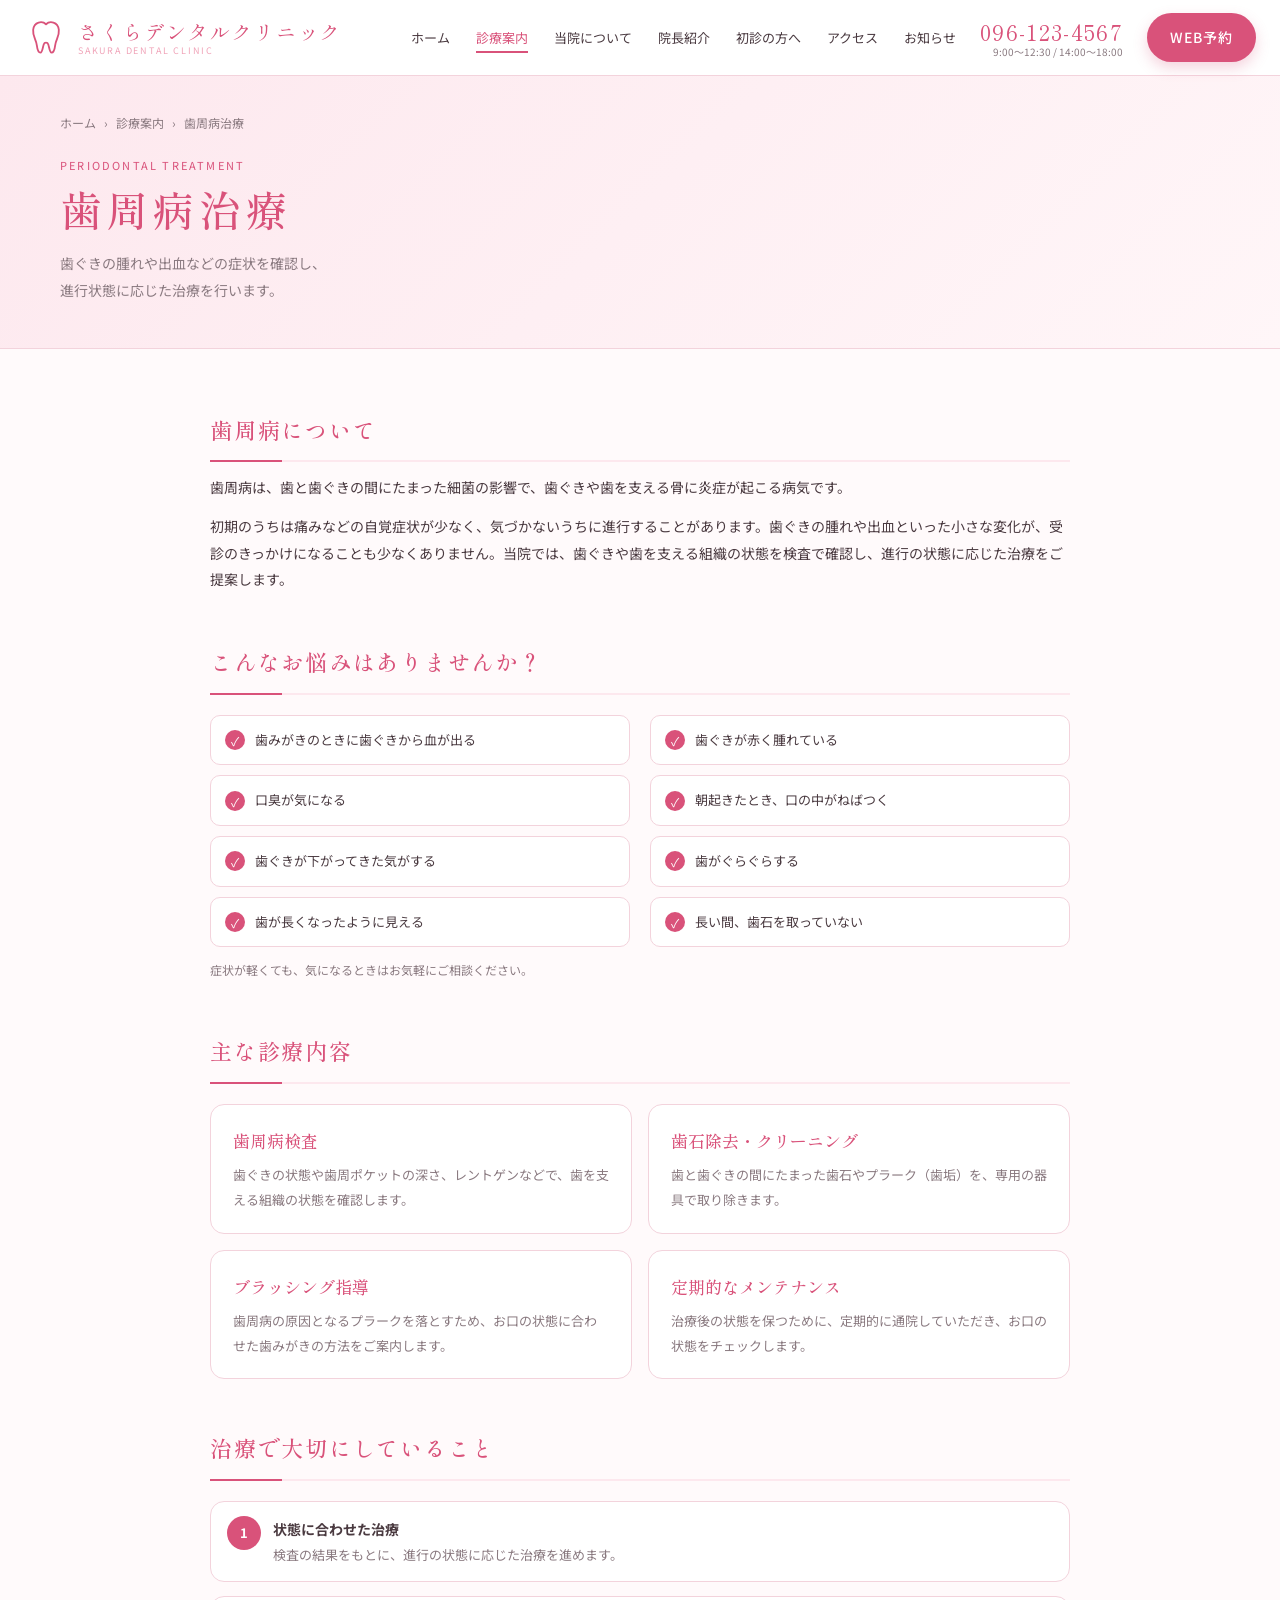
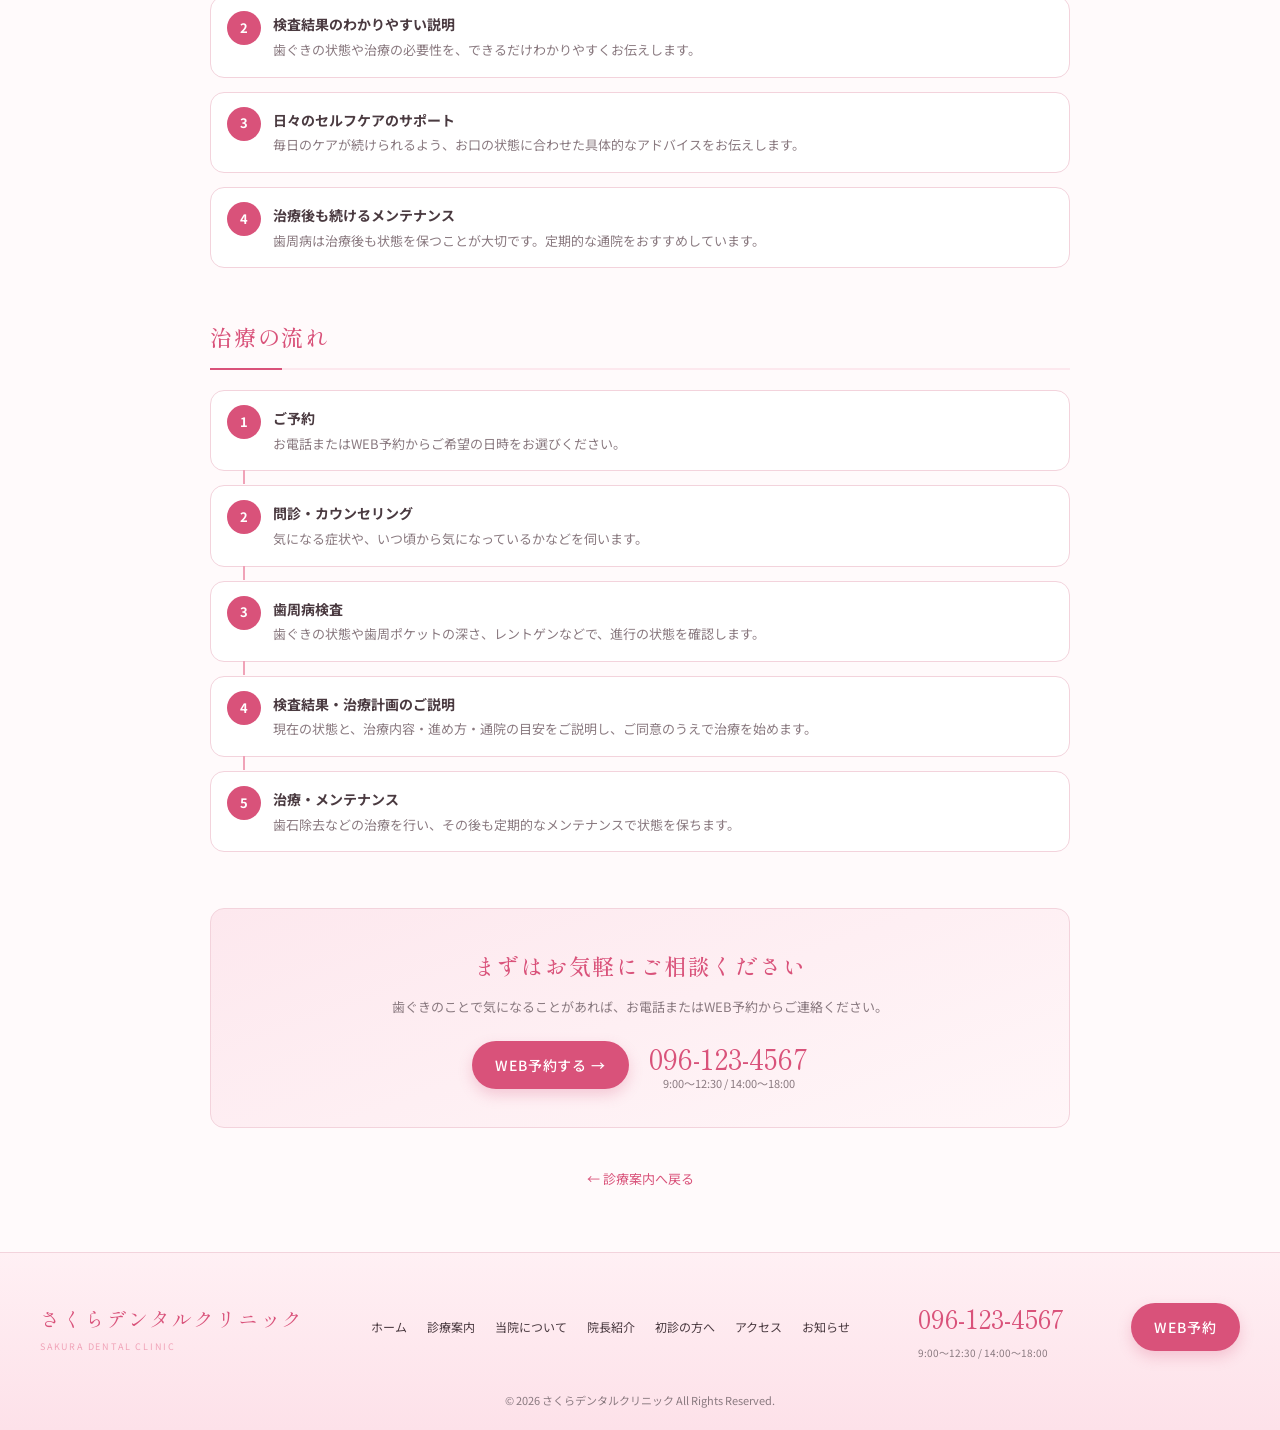
<file: sisyuubyou.html>
<!DOCTYPE html>
<html lang="ja">
<head>
<meta charset="UTF-8">
<meta name="viewport" content="width=device-width, initial-scale=1">
<title>歯周病治療 | さくらデンタルクリニック</title>
<meta name="description" content="さくらデンタルクリニックの歯周病治療。歯ぐきの腫れや出血などの症状を確認し、進行状態に応じた治療を行います。">
<link rel="preconnect" href="https://fonts.googleapis.com">
<link rel="preconnect" href="https://fonts.gstatic.com" crossorigin>
<link href="https://fonts.googleapis.com/css2?family=Noto+Sans+JP:wght@400;500;700&family=Shippori+Mincho:wght@400;500;600&display=swap" rel="stylesheet">
<link rel="stylesheet" href="style.css">
</head>
<body>

<!-- ============ Header ============ -->
<header class="header" id="header">
  <div class="header__inner">
    <a href="index.html" class="logo">
      <svg class="logo__icon" viewBox="0 0 48 48" aria-hidden="true">
        <path d="M24 9c-4-4-13-3-14 6-.7 7 3 10 4 17 .5 4 2 8 4 8s2.5-6 3.5-9c.5-1.600 1-2 2.500-2s2 .4 2.500 2c1 3 1.500 9 3.500 9s3.500-4 4-8c1-7 4.700-10 4-17-1-9-10-10-14-6z" fill="#fff" stroke="#d9527a" stroke-width="2" stroke-linejoin="round"/>
      </svg>
      <span class="logo__text">
        <span class="logo__ja">さくらデンタルクリニック</span>
        <span class="logo__en">SAKURA DENTAL CLINIC</span>
      </span>
    </a>

    <nav class="gnav" id="gnav" aria-label="メインメニュー">
      <ul class="gnav__list">
        <li><a href="index.html#top">ホーム</a></li>
        <li><a href="index.html#treatment" class="is-current">診療案内</a></li>
        <li><a href="index.html#concept">当院について</a></li>
        <li><a href="index.html#features">院長紹介</a></li>
        <li><a href="#first" data-modal-open="first">初診の方へ</a></li>
        <li><a href="index.html#access">アクセス</a></li>
        <li><a href="index.html#news">お知らせ</a></li>
      </ul>
      <div class="gnav__sp-cta">
        <a href="tel:0961234567" class="gnav__tel">096-123-4567</a>
        <button class="btn btn--primary" type="button" data-modal-open="reserve">WEB予約</button>
      </div>
    </nav>

    <div class="header__tel">
      <a href="tel:0961234567" class="header__tel-num">096-123-4567</a>
      <span class="header__tel-time">9:00〜12:30 / 14:00〜18:00</span>
    </div>
    <button class="btn btn--primary header__reserve" type="button" data-modal-open="reserve">WEB予約</button>

    <button class="hamburger" id="hamburger" type="button" aria-label="メニューを開く" aria-expanded="false" aria-controls="gnav">
      <span></span><span></span><span></span>
    </button>
  </div>
</header>
<div class="nav-overlay" id="navOverlay"></div>

<main id="top">

  <!-- Page title -->
  <section class="subhero">
    <div class="container">
      <nav class="breadcrumb" aria-label="パンくずリスト">
        <a href="index.html">ホーム</a><span>›</span><a href="index.html#treatment">診療案内</a><span>›</span><span aria-current="page">歯周病治療</span>
      </nav>
      <p class="eyebrow">PERIODONTAL TREATMENT</p>
      <h1 class="subhero__title">歯周病治療</h1>
      <p class="subhero__lead">歯ぐきの腫れや出血などの症状を確認し、<br>進行状態に応じた治療を行います。</p>
    </div>
  </section>

  <div class="container subpage">

    <!-- Intro -->
    <section class="subsection reveal">
      <h2 class="subsection__title">歯周病について</h2>
      <p>歯周病は、歯と歯ぐきの間にたまった細菌の影響で、歯ぐきや歯を支える骨に炎症が起こる病気です。</p>
      <p>初期のうちは痛みなどの自覚症状が少なく、気づかないうちに進行することがあります。歯ぐきの腫れや出血といった小さな変化が、受診のきっかけになることも少なくありません。当院では、歯ぐきや歯を支える組織の状態を検査で確認し、進行の状態に応じた治療をご提案します。</p>
    </section>

    <!-- Symptoms -->
    <section class="subsection reveal">
      <h2 class="subsection__title">こんなお悩みはありませんか？</h2>
      <ul class="checklist">
        <li>歯みがきのときに歯ぐきから血が出る</li>
        <li>歯ぐきが赤く腫れている</li>
        <li>口臭が気になる</li>
        <li>朝起きたとき、口の中がねばつく</li>
        <li>歯ぐきが下がってきた気がする</li>
        <li>歯がぐらぐらする</li>
        <li>歯が長くなったように見える</li>
        <li>長い間、歯石を取っていない</li>
      </ul>
      <p class="note">症状が軽くても、気になるときはお気軽にご相談ください。</p>
    </section>

    <!-- Menu -->
    <section class="subsection reveal">
      <h2 class="subsection__title">主な診療内容</h2>
      <div class="menu-grid">
        <article class="menu-item">
          <h3>歯周病検査</h3>
          <p>歯ぐきの状態や歯周ポケットの深さ、レントゲンなどで、歯を支える組織の状態を確認します。</p>
        </article>
        <article class="menu-item">
          <h3>歯石除去・クリーニング</h3>
          <p>歯と歯ぐきの間にたまった歯石やプラーク（歯垢）を、専用の器具で取り除きます。</p>
        </article>
        <article class="menu-item">
          <h3>ブラッシング指導</h3>
          <p>歯周病の原因となるプラークを落とすため、お口の状態に合わせた歯みがきの方法をご案内します。</p>
        </article>
        <article class="menu-item">
          <h3>定期的なメンテナンス</h3>
          <p>治療後の状態を保つために、定期的に通院していただき、お口の状態をチェックします。</p>
        </article>
      </div>
    </section>

    <!-- Care -->
    <section class="subsection reveal">
      <h2 class="subsection__title">治療で大切にしていること</h2>
      <ol class="points">
        <li><b>状態に合わせた治療</b><span>検査の結果をもとに、進行の状態に応じた治療を進めます。</span></li>
        <li><b>検査結果のわかりやすい説明</b><span>歯ぐきの状態や治療の必要性を、できるだけわかりやすくお伝えします。</span></li>
        <li><b>日々のセルフケアのサポート</b><span>毎日のケアが続けられるよう、お口の状態に合わせた具体的なアドバイスをお伝えします。</span></li>
        <li><b>治療後も続けるメンテナンス</b><span>歯周病は治療後も状態を保つことが大切です。定期的な通院をおすすめしています。</span></li>
      </ol>
    </section>

    <!-- Flow -->
    <section class="subsection reveal">
      <h2 class="subsection__title">治療の流れ</h2>
      <ol class="flow">
        <li><b>ご予約</b><span>お電話またはWEB予約からご希望の日時をお選びください。</span></li>
        <li><b>問診・カウンセリング</b><span>気になる症状や、いつ頃から気になっているかなどを伺います。</span></li>
        <li><b>歯周病検査</b><span>歯ぐきの状態や歯周ポケットの深さ、レントゲンなどで、進行の状態を確認します。</span></li>
        <li><b>検査結果・治療計画のご説明</b><span>現在の状態と、治療内容・進め方・通院の目安をご説明し、ご同意のうえで治療を始めます。</span></li>
        <li><b>治療・メンテナンス</b><span>歯石除去などの治療を行い、その後も定期的なメンテナンスで状態を保ちます。</span></li>
      </ol>
    </section>

    <!-- CTA -->
    <section class="cta reveal">
      <h2 class="cta__title">まずはお気軽にご相談ください</h2>
      <p>歯ぐきのことで気になることがあれば、お電話またはWEB予約からご連絡ください。</p>
      <div class="cta__actions">
        <button class="btn btn--primary" type="button" data-modal-open="reserve">WEB予約する →</button>
        <a href="tel:0961234567" class="cta__tel">096-123-4567<small>9:00〜12:30 / 14:00〜18:00</small></a>
      </div>
    </section>

    <p class="backlink"><a href="index.html#treatment" class="more">← 診療案内へ戻る</a></p>
  </div>
</main>

<!-- ============ Footer ============ -->
<footer class="footer">
  <div class="footer__inner">
    <div class="footer__brand">
      <span class="logo__ja">さくらデンタルクリニック</span>
      <span class="logo__en">SAKURA DENTAL CLINIC</span>
    </div>
    <ul class="footer__nav">
      <li><a href="index.html#top">ホーム</a></li><li><a href="index.html#treatment">診療案内</a></li><li><a href="index.html#concept">当院について</a></li>
      <li><a href="index.html#features">院長紹介</a></li><li><a href="#first" data-modal-open="first">初診の方へ</a></li><li><a href="index.html#access">アクセス</a></li><li><a href="index.html#news">お知らせ</a></li>
    </ul>
    <div class="footer__tel">
      <a href="tel:0961234567">096-123-4567</a><small>9:00〜12:30 / 14:00〜18:00</small>
    </div>
    <button class="btn btn--primary" type="button" data-modal-open="reserve">WEB予約</button>
  </div>
  <p class="footer__copy">© 2026 さくらデンタルクリニック All Rights Reserved.</p>
</footer>

<a href="#top" class="totop" id="totop" aria-label="ページ上部へ">↑</a>

<!-- ============ Modals ============ -->
<div class="modal" id="modal-reserve" role="dialog" aria-modal="true" aria-labelledby="modal-reserve-title" aria-hidden="true">
  <div class="modal__backdrop" data-modal-close></div>
  <div class="modal__dialog" tabindex="-1">
    <button class="modal__close" type="button" aria-label="閉じる" data-modal-close>×</button>
    <h2 class="modal__title" id="modal-reserve-title">WEB予約</h2>
    <p class="modal__lead">ご希望の日時をお知らせください。<br>内容確認後、スタッフよりご連絡いたします。</p>
    <form class="form" id="reserveForm" novalidate>
      <label>お名前<span class="req">必須</span><input type="text" name="name" required autocomplete="name"></label>
      <label>電話番号<span class="req">必須</span><input type="tel" name="tel" required autocomplete="tel" placeholder="096-123-4567"></label>
      <label>ご希望日<input type="date" name="date"></label>
      <label>ご相談内容
        <select name="menu">
          <option>一般歯科（むし歯・痛み）</option><option>予防歯科（検診・クリーニング）</option>
          <option>小児歯科</option><option selected>歯周病治療</option><option>審美歯科</option>
        </select>
      </label>
      <p class="form__error" id="formError" role="alert" hidden>お名前と電話番号をご入力ください。</p>
      <button class="btn btn--primary btn--block" type="submit">予約リクエストを送信</button>
    </form>
    <div class="form__done" id="formDone" hidden>
      <p class="form__done-title">送信ありがとうございました 🌸</p>
      <p>※これはデモ表示です。実際の送信処理はサーバー側で実装してください。</p>
      <button class="btn btn--outline" type="button" data-modal-close>閉じる</button>
    </div>
  </div>
</div>

<div class="modal" id="modal-first" role="dialog" aria-modal="true" aria-labelledby="modal-first-title" aria-hidden="true">
  <div class="modal__backdrop" data-modal-close></div>
  <div class="modal__dialog" tabindex="-1">
    <button class="modal__close" type="button" aria-label="閉じる" data-modal-close>×</button>
    <h2 class="modal__title" id="modal-first-title">初めての方へ</h2>
    <ol class="steps">
      <li><b>ご予約</b><span>お電話またはWEB予約から、ご希望の日時をお選びください。</span></li>
      <li><b>受付・問診</b><span>問診票にお口のお悩みやご不安をご記入ください。保険証をお持ちください。</span></li>
      <li><b>カウンセリング・検査</b><span>お話を伺い、必要に応じてレントゲンなどの検査を行います。</span></li>
      <li><b>ご説明・治療計画</b><span>状態・治療内容・費用をわかりやすくご説明し、ご納得のうえで治療を開始します。</span></li>
    </ol>
    <button class="btn btn--primary btn--block" type="button" data-modal-open="reserve">WEB予約する →</button>
  </div>
</div>

<script src="script.js"></script>
</body>
</html>
</file>
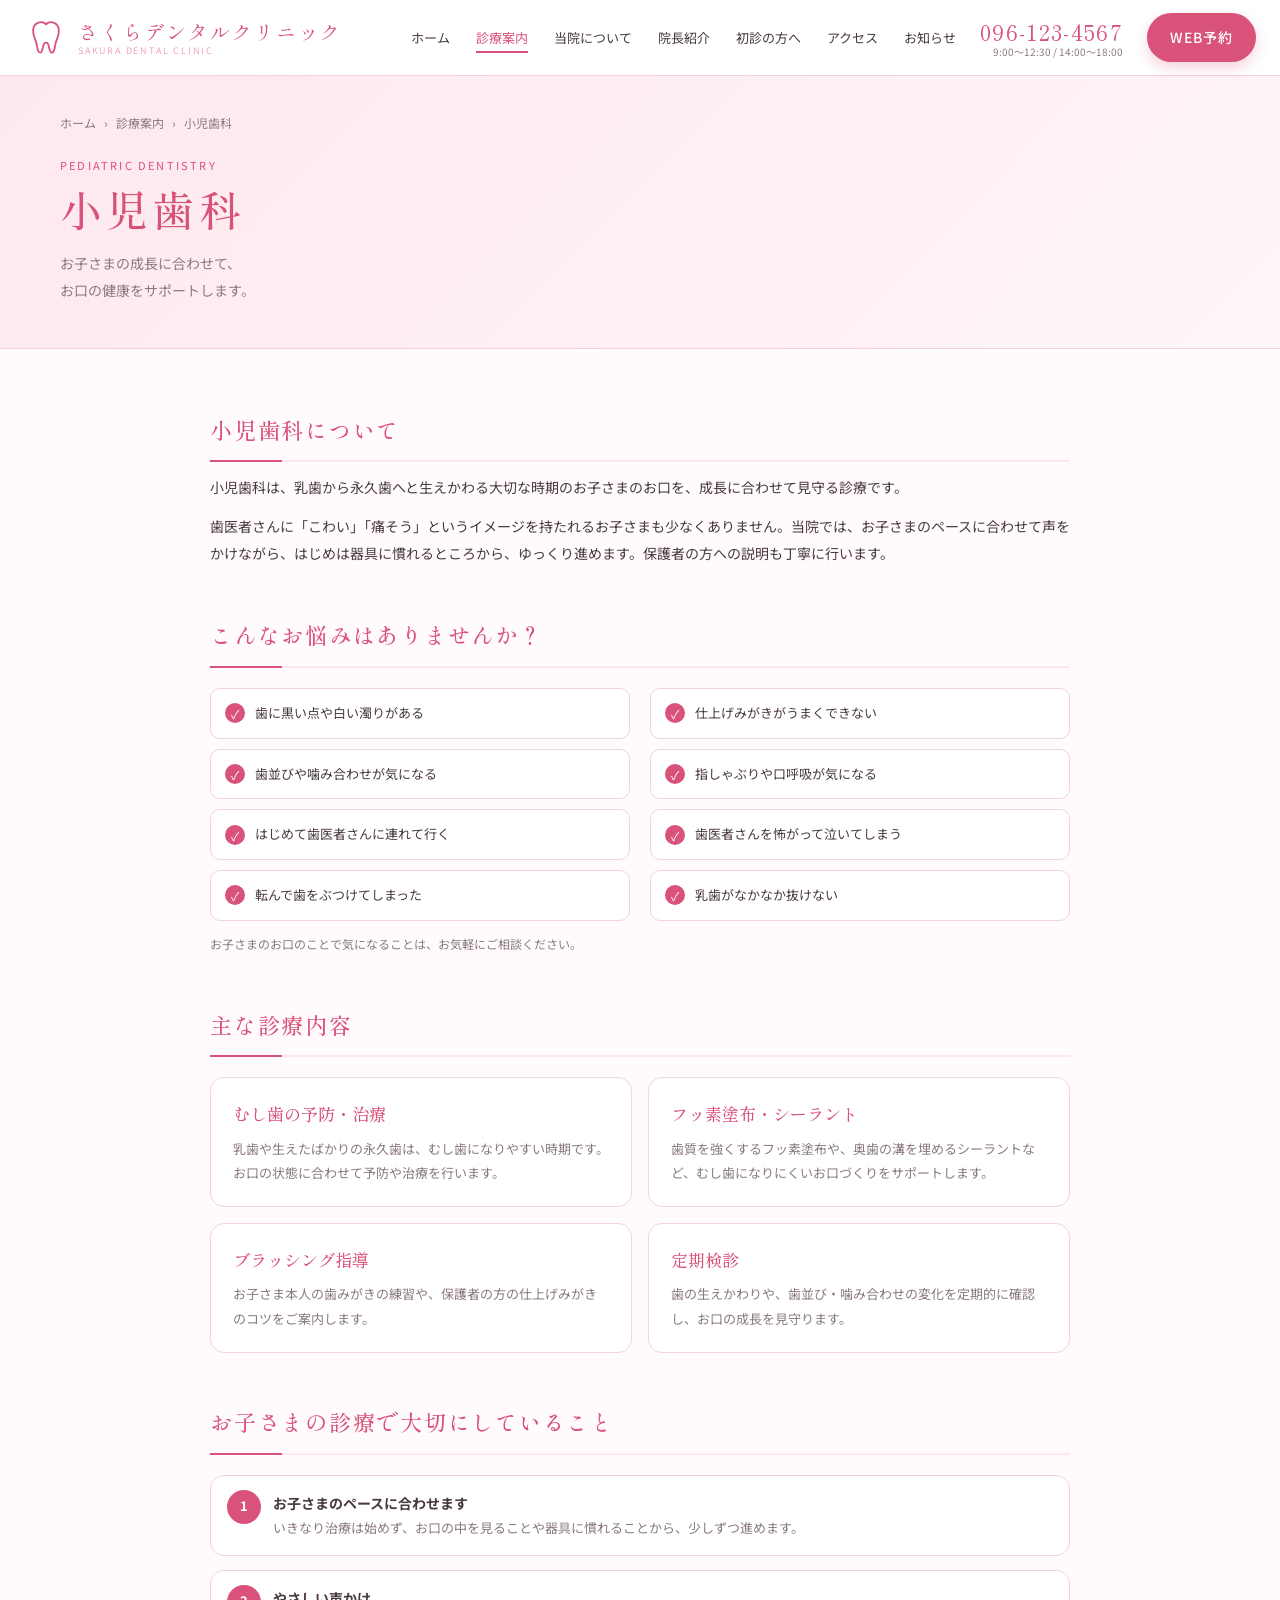
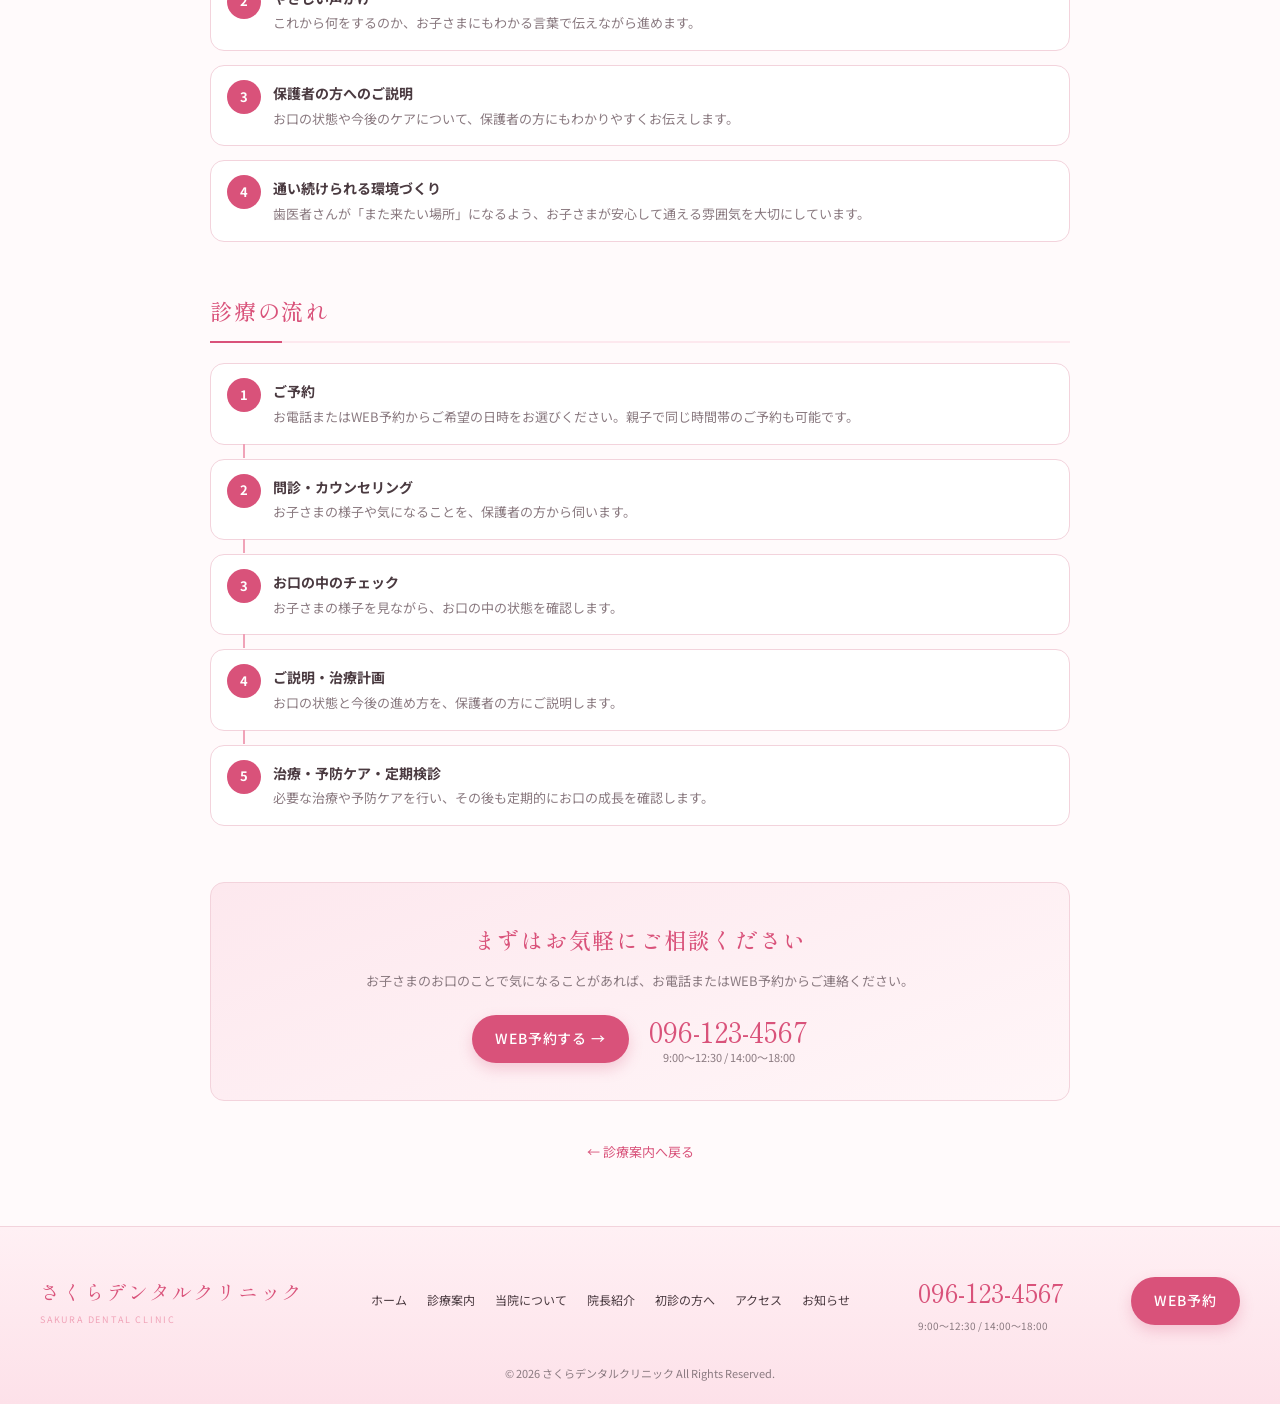
<file: syouni.html>
<!DOCTYPE html>
<html lang="ja">
<head>
<meta charset="UTF-8">
<meta name="viewport" content="width=device-width, initial-scale=1">
<title>小児歯科 | さくらデンタルクリニック</title>
<meta name="description" content="さくらデンタルクリニックの小児歯科。お子さまの成長に合わせて、お口の健康をサポートします。">
<link rel="preconnect" href="https://fonts.googleapis.com">
<link rel="preconnect" href="https://fonts.gstatic.com" crossorigin>
<link href="https://fonts.googleapis.com/css2?family=Noto+Sans+JP:wght@400;500;700&family=Shippori+Mincho:wght@400;500;600&display=swap" rel="stylesheet">
<link rel="stylesheet" href="style.css">
</head>
<body>

<!-- ============ Header ============ -->
<header class="header" id="header">
  <div class="header__inner">
    <a href="index.html" class="logo">
      <svg class="logo__icon" viewBox="0 0 48 48" aria-hidden="true">
        <path d="M24 9c-4-4-13-3-14 6-.7 7 3 10 4 17 .5 4 2 8 4 8s2.5-6 3.5-9c.5-1.600 1-2 2.500-2s2 .4 2.500 2c1 3 1.500 9 3.500 9s3.500-4 4-8c1-7 4.700-10 4-17-1-9-10-10-14-6z" fill="#fff" stroke="#d9527a" stroke-width="2" stroke-linejoin="round"/>
      </svg>
      <span class="logo__text">
        <span class="logo__ja">さくらデンタルクリニック</span>
        <span class="logo__en">SAKURA DENTAL CLINIC</span>
      </span>
    </a>

    <nav class="gnav" id="gnav" aria-label="メインメニュー">
      <ul class="gnav__list">
        <li><a href="index.html#top">ホーム</a></li>
        <li><a href="index.html#treatment" class="is-current">診療案内</a></li>
        <li><a href="index.html#concept">当院について</a></li>
        <li><a href="index.html#features">院長紹介</a></li>
        <li><a href="#first" data-modal-open="first">初診の方へ</a></li>
        <li><a href="index.html#access">アクセス</a></li>
        <li><a href="index.html#news">お知らせ</a></li>
      </ul>
      <div class="gnav__sp-cta">
        <a href="tel:0961234567" class="gnav__tel">096-123-4567</a>
        <button class="btn btn--primary" type="button" data-modal-open="reserve">WEB予約</button>
      </div>
    </nav>

    <div class="header__tel">
      <a href="tel:0961234567" class="header__tel-num">096-123-4567</a>
      <span class="header__tel-time">9:00〜12:30 / 14:00〜18:00</span>
    </div>
    <button class="btn btn--primary header__reserve" type="button" data-modal-open="reserve">WEB予約</button>

    <button class="hamburger" id="hamburger" type="button" aria-label="メニューを開く" aria-expanded="false" aria-controls="gnav">
      <span></span><span></span><span></span>
    </button>
  </div>
</header>
<div class="nav-overlay" id="navOverlay"></div>

<main id="top">

  <!-- Page title -->
  <section class="subhero">
    <div class="container">
      <nav class="breadcrumb" aria-label="パンくずリスト">
        <a href="index.html">ホーム</a><span>›</span><a href="index.html#treatment">診療案内</a><span>›</span><span aria-current="page">小児歯科</span>
      </nav>
      <p class="eyebrow">PEDIATRIC DENTISTRY</p>
      <h1 class="subhero__title">小児歯科</h1>
      <p class="subhero__lead">お子さまの成長に合わせて、<br>お口の健康をサポートします。</p>
    </div>
  </section>

  <div class="container subpage">

    <!-- Intro -->
    <section class="subsection reveal">
      <h2 class="subsection__title">小児歯科について</h2>
      <p>小児歯科は、乳歯から永久歯へと生えかわる大切な時期のお子さまのお口を、成長に合わせて見守る診療です。</p>
      <p>歯医者さんに「こわい」「痛そう」というイメージを持たれるお子さまも少なくありません。当院では、お子さまのペースに合わせて声をかけながら、はじめは器具に慣れるところから、ゆっくり進めます。保護者の方への説明も丁寧に行います。</p>
    </section>

    <!-- Symptoms -->
    <section class="subsection reveal">
      <h2 class="subsection__title">こんなお悩みはありませんか？</h2>
      <ul class="checklist">
        <li>歯に黒い点や白い濁りがある</li>
        <li>仕上げみがきがうまくできない</li>
        <li>歯並びや噛み合わせが気になる</li>
        <li>指しゃぶりや口呼吸が気になる</li>
        <li>はじめて歯医者さんに連れて行く</li>
        <li>歯医者さんを怖がって泣いてしまう</li>
        <li>転んで歯をぶつけてしまった</li>
        <li>乳歯がなかなか抜けない</li>
      </ul>
      <p class="note">お子さまのお口のことで気になることは、お気軽にご相談ください。</p>
    </section>

    <!-- Menu -->
    <section class="subsection reveal">
      <h2 class="subsection__title">主な診療内容</h2>
      <div class="menu-grid">
        <article class="menu-item">
          <h3>むし歯の予防・治療</h3>
          <p>乳歯や生えたばかりの永久歯は、むし歯になりやすい時期です。お口の状態に合わせて予防や治療を行います。</p>
        </article>
        <article class="menu-item">
          <h3>フッ素塗布・シーラント</h3>
          <p>歯質を強くするフッ素塗布や、奥歯の溝を埋めるシーラントなど、むし歯になりにくいお口づくりをサポートします。</p>
        </article>
        <article class="menu-item">
          <h3>ブラッシング指導</h3>
          <p>お子さま本人の歯みがきの練習や、保護者の方の仕上げみがきのコツをご案内します。</p>
        </article>
        <article class="menu-item">
          <h3>定期検診</h3>
          <p>歯の生えかわりや、歯並び・噛み合わせの変化を定期的に確認し、お口の成長を見守ります。</p>
        </article>
      </div>
    </section>

    <!-- Care -->
    <section class="subsection reveal">
      <h2 class="subsection__title">お子さまの診療で大切にしていること</h2>
      <ol class="points">
        <li><b>お子さまのペースに合わせます</b><span>いきなり治療は始めず、お口の中を見ることや器具に慣れることから、少しずつ進めます。</span></li>
        <li><b>やさしい声かけ</b><span>これから何をするのか、お子さまにもわかる言葉で伝えながら進めます。</span></li>
        <li><b>保護者の方へのご説明</b><span>お口の状態や今後のケアについて、保護者の方にもわかりやすくお伝えします。</span></li>
        <li><b>通い続けられる環境づくり</b><span>歯医者さんが「また来たい場所」になるよう、お子さまが安心して通える雰囲気を大切にしています。</span></li>
      </ol>
    </section>

    <!-- Flow -->
    <section class="subsection reveal">
      <h2 class="subsection__title">診療の流れ</h2>
      <ol class="flow">
        <li><b>ご予約</b><span>お電話またはWEB予約からご希望の日時をお選びください。親子で同じ時間帯のご予約も可能です。</span></li>
        <li><b>問診・カウンセリング</b><span>お子さまの様子や気になることを、保護者の方から伺います。</span></li>
        <li><b>お口の中のチェック</b><span>お子さまの様子を見ながら、お口の中の状態を確認します。</span></li>
        <li><b>ご説明・治療計画</b><span>お口の状態と今後の進め方を、保護者の方にご説明します。</span></li>
        <li><b>治療・予防ケア・定期検診</b><span>必要な治療や予防ケアを行い、その後も定期的にお口の成長を確認します。</span></li>
      </ol>
    </section>

    <!-- CTA -->
    <section class="cta reveal">
      <h2 class="cta__title">まずはお気軽にご相談ください</h2>
      <p>お子さまのお口のことで気になることがあれば、お電話またはWEB予約からご連絡ください。</p>
      <div class="cta__actions">
        <button class="btn btn--primary" type="button" data-modal-open="reserve">WEB予約する →</button>
        <a href="tel:0961234567" class="cta__tel">096-123-4567<small>9:00〜12:30 / 14:00〜18:00</small></a>
      </div>
    </section>

    <p class="backlink"><a href="index.html#treatment" class="more">← 診療案内へ戻る</a></p>
  </div>
</main>

<!-- ============ Footer ============ -->
<footer class="footer">
  <div class="footer__inner">
    <div class="footer__brand">
      <span class="logo__ja">さくらデンタルクリニック</span>
      <span class="logo__en">SAKURA DENTAL CLINIC</span>
    </div>
    <ul class="footer__nav">
      <li><a href="index.html#top">ホーム</a></li><li><a href="index.html#treatment">診療案内</a></li><li><a href="index.html#concept">当院について</a></li>
      <li><a href="index.html#features">院長紹介</a></li><li><a href="#first" data-modal-open="first">初診の方へ</a></li><li><a href="index.html#access">アクセス</a></li><li><a href="index.html#news">お知らせ</a></li>
    </ul>
    <div class="footer__tel">
      <a href="tel:0961234567">096-123-4567</a><small>9:00〜12:30 / 14:00〜18:00</small>
    </div>
    <button class="btn btn--primary" type="button" data-modal-open="reserve">WEB予約</button>
  </div>
  <p class="footer__copy">© 2026 さくらデンタルクリニック All Rights Reserved.</p>
</footer>

<a href="#top" class="totop" id="totop" aria-label="ページ上部へ">↑</a>

<!-- ============ Modals ============ -->
<div class="modal" id="modal-reserve" role="dialog" aria-modal="true" aria-labelledby="modal-reserve-title" aria-hidden="true">
  <div class="modal__backdrop" data-modal-close></div>
  <div class="modal__dialog" tabindex="-1">
    <button class="modal__close" type="button" aria-label="閉じる" data-modal-close>×</button>
    <h2 class="modal__title" id="modal-reserve-title">WEB予約</h2>
    <p class="modal__lead">ご希望の日時をお知らせください。<br>内容確認後、スタッフよりご連絡いたします。</p>
    <form class="form" id="reserveForm" novalidate>
      <label>お名前<span class="req">必須</span><input type="text" name="name" required autocomplete="name"></label>
      <label>電話番号<span class="req">必須</span><input type="tel" name="tel" required autocomplete="tel" placeholder="096-123-4567"></label>
      <label>ご希望日<input type="date" name="date"></label>
      <label>ご相談内容
        <select name="menu">
          <option>一般歯科（むし歯・痛み）</option><option>予防歯科（検診・クリーニング）</option>
          <option selected>小児歯科</option><option>歯周病治療</option><option>審美歯科</option>
        </select>
      </label>
      <p class="form__error" id="formError" role="alert" hidden>お名前と電話番号をご入力ください。</p>
      <button class="btn btn--primary btn--block" type="submit">予約リクエストを送信</button>
    </form>
    <div class="form__done" id="formDone" hidden>
      <p class="form__done-title">送信ありがとうございました 🌸</p>
      <p>※これはデモ表示です。実際の送信処理はサーバー側で実装してください。</p>
      <button class="btn btn--outline" type="button" data-modal-close>閉じる</button>
    </div>
  </div>
</div>

<div class="modal" id="modal-first" role="dialog" aria-modal="true" aria-labelledby="modal-first-title" aria-hidden="true">
  <div class="modal__backdrop" data-modal-close></div>
  <div class="modal__dialog" tabindex="-1">
    <button class="modal__close" type="button" aria-label="閉じる" data-modal-close>×</button>
    <h2 class="modal__title" id="modal-first-title">初めての方へ</h2>
    <ol class="steps">
      <li><b>ご予約</b><span>お電話またはWEB予約から、ご希望の日時をお選びください。</span></li>
      <li><b>受付・問診</b><span>問診票にお口のお悩みやご不安をご記入ください。保険証をお持ちください。</span></li>
      <li><b>カウンセリング・検査</b><span>お話を伺い、必要に応じてレントゲンなどの検査を行います。</span></li>
      <li><b>ご説明・治療計画</b><span>状態・治療内容・費用をわかりやすくご説明し、ご納得のうえで治療を開始します。</span></li>
    </ol>
    <button class="btn btn--primary btn--block" type="button" data-modal-open="reserve">WEB予約する →</button>
  </div>
</div>

<script src="script.js"></script>
</body>
</html>
</file>
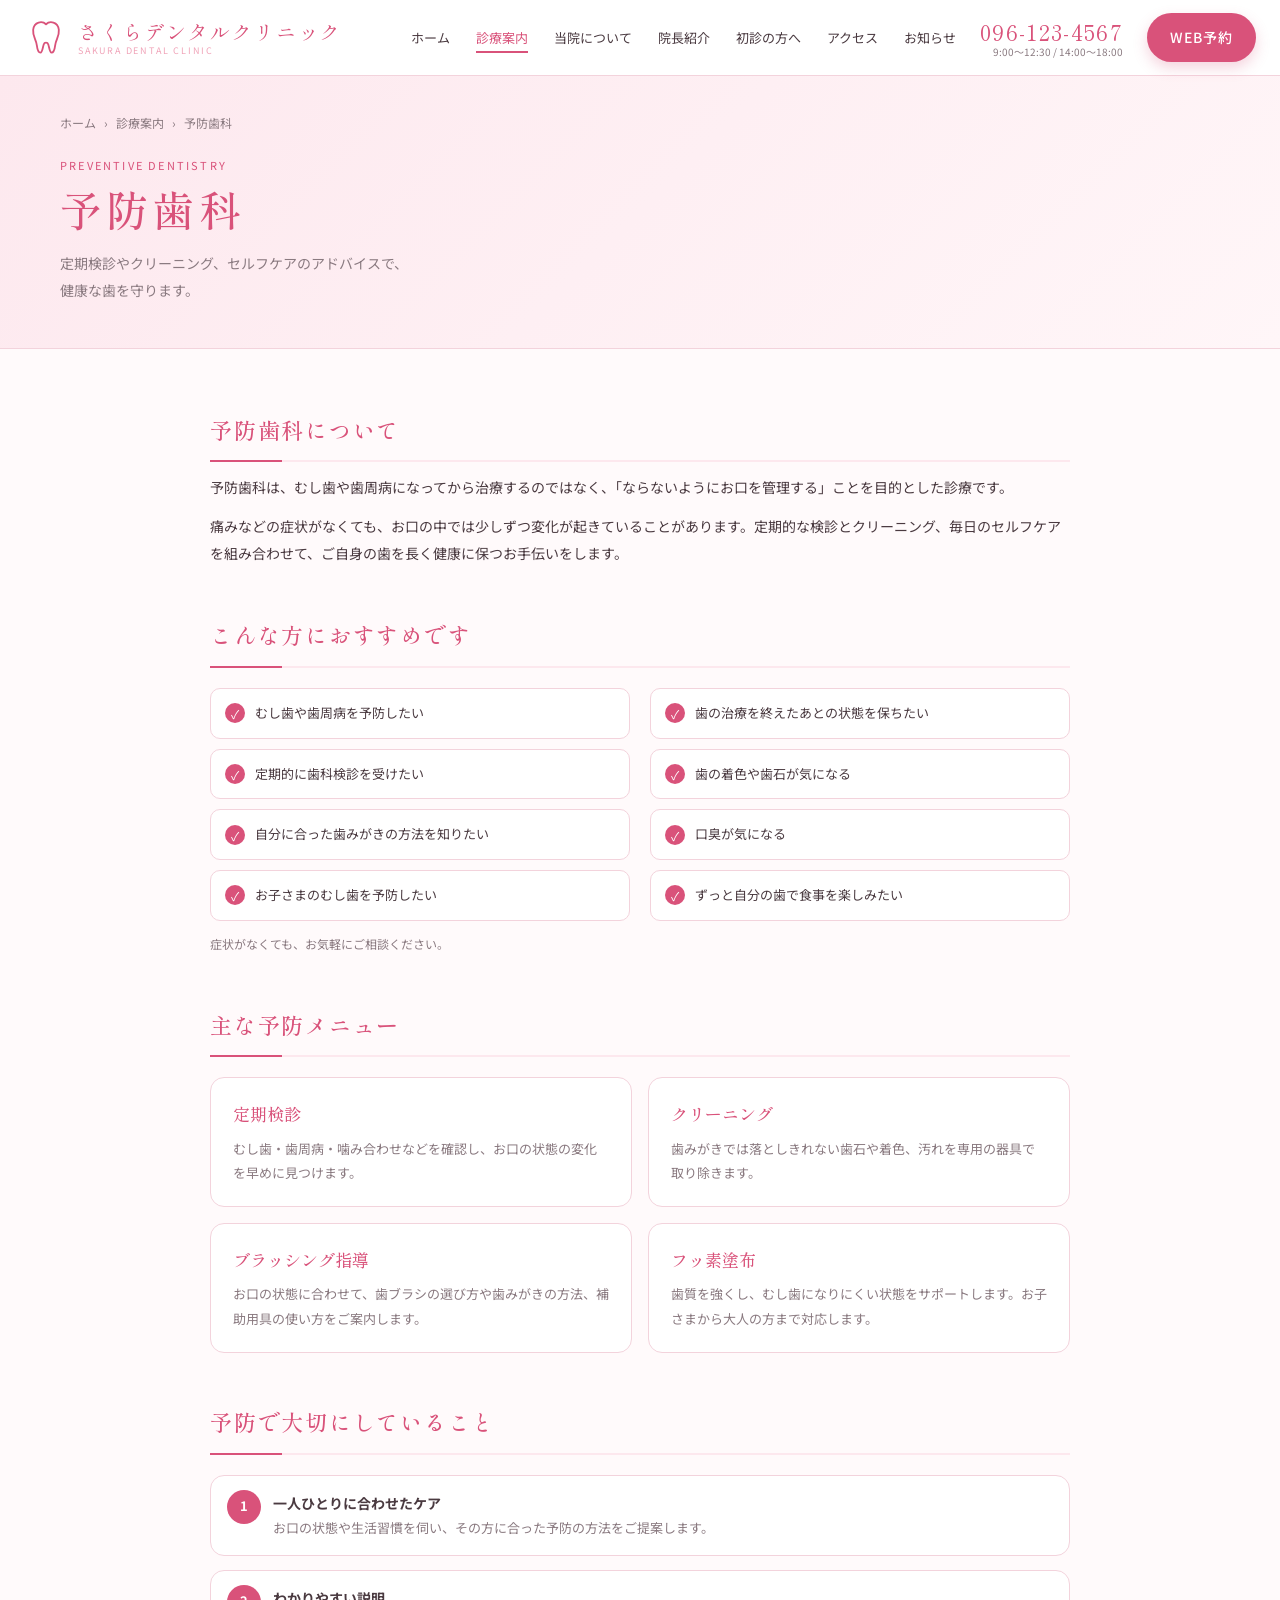
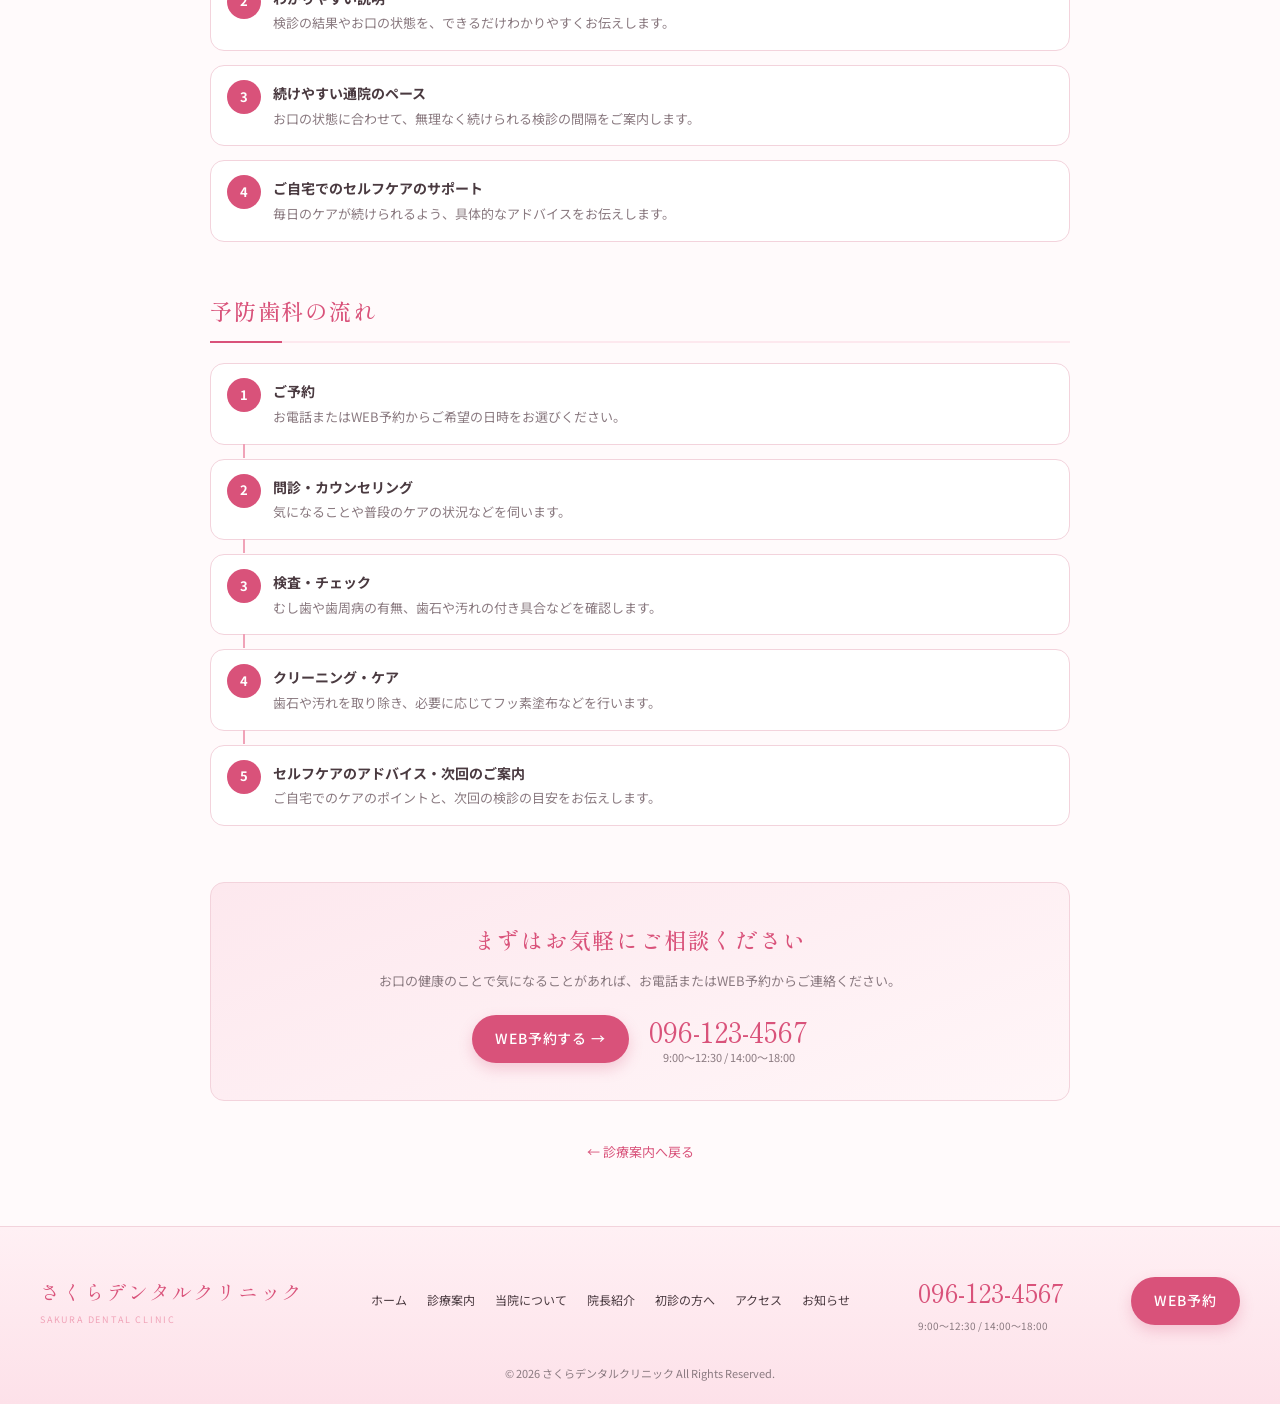
<file: yobou.html>
<!DOCTYPE html>
<html lang="ja">
<head>
<meta charset="UTF-8">
<meta name="viewport" content="width=device-width, initial-scale=1">
<title>予防歯科 | さくらデンタルクリニック</title>
<meta name="description" content="さくらデンタルクリニックの予防歯科。定期検診やクリーニング、セルフケアのアドバイスで健康な歯を守ります。">
<link rel="preconnect" href="https://fonts.googleapis.com">
<link rel="preconnect" href="https://fonts.gstatic.com" crossorigin>
<link href="https://fonts.googleapis.com/css2?family=Noto+Sans+JP:wght@400;500;700&family=Shippori+Mincho:wght@400;500;600&display=swap" rel="stylesheet">
<link rel="stylesheet" href="style.css">
</head>
<body>

<!-- ============ Header ============ -->
<header class="header" id="header">
  <div class="header__inner">
    <a href="index.html" class="logo">
      <svg class="logo__icon" viewBox="0 0 48 48" aria-hidden="true">
        <path d="M24 9c-4-4-13-3-14 6-.7 7 3 10 4 17 .5 4 2 8 4 8s2.5-6 3.5-9c.5-1.600 1-2 2.500-2s2 .4 2.500 2c1 3 1.500 9 3.500 9s3.500-4 4-8c1-7 4.700-10 4-17-1-9-10-10-14-6z" fill="#fff" stroke="#d9527a" stroke-width="2" stroke-linejoin="round"/>
      </svg>
      <span class="logo__text">
        <span class="logo__ja">さくらデンタルクリニック</span>
        <span class="logo__en">SAKURA DENTAL CLINIC</span>
      </span>
    </a>

    <nav class="gnav" id="gnav" aria-label="メインメニュー">
      <ul class="gnav__list">
        <li><a href="index.html#top">ホーム</a></li>
        <li><a href="index.html#treatment" class="is-current">診療案内</a></li>
        <li><a href="index.html#concept">当院について</a></li>
        <li><a href="index.html#features">院長紹介</a></li>
        <li><a href="#first" data-modal-open="first">初診の方へ</a></li>
        <li><a href="index.html#access">アクセス</a></li>
        <li><a href="index.html#news">お知らせ</a></li>
      </ul>
      <div class="gnav__sp-cta">
        <a href="tel:0961234567" class="gnav__tel">096-123-4567</a>
        <button class="btn btn--primary" type="button" data-modal-open="reserve">WEB予約</button>
      </div>
    </nav>

    <div class="header__tel">
      <a href="tel:0961234567" class="header__tel-num">096-123-4567</a>
      <span class="header__tel-time">9:00〜12:30 / 14:00〜18:00</span>
    </div>
    <button class="btn btn--primary header__reserve" type="button" data-modal-open="reserve">WEB予約</button>

    <button class="hamburger" id="hamburger" type="button" aria-label="メニューを開く" aria-expanded="false" aria-controls="gnav">
      <span></span><span></span><span></span>
    </button>
  </div>
</header>
<div class="nav-overlay" id="navOverlay"></div>

<main id="top">

  <!-- Page title -->
  <section class="subhero">
    <div class="container">
      <nav class="breadcrumb" aria-label="パンくずリスト">
        <a href="index.html">ホーム</a><span>›</span><a href="index.html#treatment">診療案内</a><span>›</span><span aria-current="page">予防歯科</span>
      </nav>
      <p class="eyebrow">PREVENTIVE DENTISTRY</p>
      <h1 class="subhero__title">予防歯科</h1>
      <p class="subhero__lead">定期検診やクリーニング、セルフケアのアドバイスで、<br>健康な歯を守ります。</p>
    </div>
  </section>

  <div class="container subpage">

    <!-- Intro -->
    <section class="subsection reveal">
      <h2 class="subsection__title">予防歯科について</h2>
      <p>予防歯科は、むし歯や歯周病になってから治療するのではなく、「ならないようにお口を管理する」ことを目的とした診療です。</p>
      <p>痛みなどの症状がなくても、お口の中では少しずつ変化が起きていることがあります。定期的な検診とクリーニング、毎日のセルフケアを組み合わせて、ご自身の歯を長く健康に保つお手伝いをします。</p>
    </section>

    <!-- Symptoms -->
    <section class="subsection reveal">
      <h2 class="subsection__title">こんな方におすすめです</h2>
      <ul class="checklist">
        <li>むし歯や歯周病を予防したい</li>
        <li>歯の治療を終えたあとの状態を保ちたい</li>
        <li>定期的に歯科検診を受けたい</li>
        <li>歯の着色や歯石が気になる</li>
        <li>自分に合った歯みがきの方法を知りたい</li>
        <li>口臭が気になる</li>
        <li>お子さまのむし歯を予防したい</li>
        <li>ずっと自分の歯で食事を楽しみたい</li>
      </ul>
      <p class="note">症状がなくても、お気軽にご相談ください。</p>
    </section>

    <!-- Menu -->
    <section class="subsection reveal">
      <h2 class="subsection__title">主な予防メニュー</h2>
      <div class="menu-grid">
        <article class="menu-item">
          <h3>定期検診</h3>
          <p>むし歯・歯周病・噛み合わせなどを確認し、お口の状態の変化を早めに見つけます。</p>
        </article>
        <article class="menu-item">
          <h3>クリーニング</h3>
          <p>歯みがきでは落としきれない歯石や着色、汚れを専用の器具で取り除きます。</p>
        </article>
        <article class="menu-item">
          <h3>ブラッシング指導</h3>
          <p>お口の状態に合わせて、歯ブラシの選び方や歯みがきの方法、補助用具の使い方をご案内します。</p>
        </article>
        <article class="menu-item">
          <h3>フッ素塗布</h3>
          <p>歯質を強くし、むし歯になりにくい状態をサポートします。お子さまから大人の方まで対応します。</p>
        </article>
      </div>
    </section>

    <!-- Care -->
    <section class="subsection reveal">
      <h2 class="subsection__title">予防で大切にしていること</h2>
      <ol class="points">
        <li><b>一人ひとりに合わせたケア</b><span>お口の状態や生活習慣を伺い、その方に合った予防の方法をご提案します。</span></li>
        <li><b>わかりやすい説明</b><span>検診の結果やお口の状態を、できるだけわかりやすくお伝えします。</span></li>
        <li><b>続けやすい通院のペース</b><span>お口の状態に合わせて、無理なく続けられる検診の間隔をご案内します。</span></li>
        <li><b>ご自宅でのセルフケアのサポート</b><span>毎日のケアが続けられるよう、具体的なアドバイスをお伝えします。</span></li>
      </ol>
    </section>

    <!-- Flow -->
    <section class="subsection reveal">
      <h2 class="subsection__title">予防歯科の流れ</h2>
      <ol class="flow">
        <li><b>ご予約</b><span>お電話またはWEB予約からご希望の日時をお選びください。</span></li>
        <li><b>問診・カウンセリング</b><span>気になることや普段のケアの状況などを伺います。</span></li>
        <li><b>検査・チェック</b><span>むし歯や歯周病の有無、歯石や汚れの付き具合などを確認します。</span></li>
        <li><b>クリーニング・ケア</b><span>歯石や汚れを取り除き、必要に応じてフッ素塗布などを行います。</span></li>
        <li><b>セルフケアのアドバイス・次回のご案内</b><span>ご自宅でのケアのポイントと、次回の検診の目安をお伝えします。</span></li>
      </ol>
    </section>

    <!-- CTA -->
    <section class="cta reveal">
      <h2 class="cta__title">まずはお気軽にご相談ください</h2>
      <p>お口の健康のことで気になることがあれば、お電話またはWEB予約からご連絡ください。</p>
      <div class="cta__actions">
        <button class="btn btn--primary" type="button" data-modal-open="reserve">WEB予約する →</button>
        <a href="tel:0961234567" class="cta__tel">096-123-4567<small>9:00〜12:30 / 14:00〜18:00</small></a>
      </div>
    </section>

    <p class="backlink"><a href="index.html#treatment" class="more">← 診療案内へ戻る</a></p>
  </div>
</main>

<!-- ============ Footer ============ -->
<footer class="footer">
  <div class="footer__inner">
    <div class="footer__brand">
      <span class="logo__ja">さくらデンタルクリニック</span>
      <span class="logo__en">SAKURA DENTAL CLINIC</span>
    </div>
    <ul class="footer__nav">
      <li><a href="index.html#top">ホーム</a></li><li><a href="index.html#treatment">診療案内</a></li><li><a href="index.html#concept">当院について</a></li>
      <li><a href="index.html#features">院長紹介</a></li><li><a href="#first" data-modal-open="first">初診の方へ</a></li><li><a href="index.html#access">アクセス</a></li><li><a href="index.html#news">お知らせ</a></li>
    </ul>
    <div class="footer__tel">
      <a href="tel:0961234567">096-123-4567</a><small>9:00〜12:30 / 14:00〜18:00</small>
    </div>
    <button class="btn btn--primary" type="button" data-modal-open="reserve">WEB予約</button>
  </div>
  <p class="footer__copy">© 2026 さくらデンタルクリニック All Rights Reserved.</p>
</footer>

<a href="#top" class="totop" id="totop" aria-label="ページ上部へ">↑</a>

<!-- ============ Modals ============ -->
<div class="modal" id="modal-reserve" role="dialog" aria-modal="true" aria-labelledby="modal-reserve-title" aria-hidden="true">
  <div class="modal__backdrop" data-modal-close></div>
  <div class="modal__dialog" tabindex="-1">
    <button class="modal__close" type="button" aria-label="閉じる" data-modal-close>×</button>
    <h2 class="modal__title" id="modal-reserve-title">WEB予約</h2>
    <p class="modal__lead">ご希望の日時をお知らせください。<br>内容確認後、スタッフよりご連絡いたします。</p>
    <form class="form" id="reserveForm" novalidate>
      <label>お名前<span class="req">必須</span><input type="text" name="name" required autocomplete="name"></label>
      <label>電話番号<span class="req">必須</span><input type="tel" name="tel" required autocomplete="tel" placeholder="096-123-4567"></label>
      <label>ご希望日<input type="date" name="date"></label>
      <label>ご相談内容
        <select name="menu">
          <option>一般歯科（むし歯・痛み）</option><option selected>予防歯科（検診・クリーニング）</option>
          <option>小児歯科</option><option>歯周病治療</option><option>審美歯科</option>
        </select>
      </label>
      <p class="form__error" id="formError" role="alert" hidden>お名前と電話番号をご入力ください。</p>
      <button class="btn btn--primary btn--block" type="submit">予約リクエストを送信</button>
    </form>
    <div class="form__done" id="formDone" hidden>
      <p class="form__done-title">送信ありがとうございました 🌸</p>
      <p>※これはデモ表示です。実際の送信処理はサーバー側で実装してください。</p>
      <button class="btn btn--outline" type="button" data-modal-close>閉じる</button>
    </div>
  </div>
</div>

<div class="modal" id="modal-first" role="dialog" aria-modal="true" aria-labelledby="modal-first-title" aria-hidden="true">
  <div class="modal__backdrop" data-modal-close></div>
  <div class="modal__dialog" tabindex="-1">
    <button class="modal__close" type="button" aria-label="閉じる" data-modal-close>×</button>
    <h2 class="modal__title" id="modal-first-title">初めての方へ</h2>
    <ol class="steps">
      <li><b>ご予約</b><span>お電話またはWEB予約から、ご希望の日時をお選びください。</span></li>
      <li><b>受付・問診</b><span>問診票にお口のお悩みやご不安をご記入ください。保険証をお持ちください。</span></li>
      <li><b>カウンセリング・検査</b><span>お話を伺い、必要に応じてレントゲンなどの検査を行います。</span></li>
      <li><b>ご説明・治療計画</b><span>状態・治療内容・費用をわかりやすくご説明し、ご納得のうえで治療を開始します。</span></li>
    </ol>
    <button class="btn btn--primary btn--block" type="button" data-modal-open="reserve">WEB予約する →</button>
  </div>
</div>

<script src="script.js"></script>
</body>
</html>
</file>
<file: style.css>
/* ===== Variables / Reset ===== */
:root{
  --pink:#d9527a;
  --pink-dark:#b83a62;
  --pink-mid:#f0a3b8;
  --pink-light:#fde8ee;
  --pink-bg:#fff6f8;
  --text:#4a3a40;
  --muted:#8a7a80;
  --line:#f3d3dc;
  --white:#fff;
  --radius:14px;
  --header-h:76px;
  --shadow:0 8px 24px rgba(217,82,122,.12);
  --serif:'Shippori Mincho','Hiragino Mincho ProN',serif;
  --sans:'Noto Sans JP','Hiragino Sans',Meiryo,sans-serif;
}
*,*::before,*::after{box-sizing:border-box}
html{scroll-behavior:smooth;scroll-padding-top:calc(var(--header-h) + 12px)}
body{margin:0;font-family:var(--sans);color:var(--text);background:#fffafb;line-height:1.9;font-size:15px;-webkit-text-size-adjust:100%}
body.is-locked{overflow:hidden}
img{max-width:100%;display:block}
a{color:inherit;text-decoration:none}
ul,ol{margin:0;padding:0;list-style:none}
h1,h2,h3,p{margin:0}
button{font:inherit;cursor:pointer}
:focus-visible{outline:3px solid var(--pink-mid);outline-offset:2px}
.container{max-width:1200px;margin:0 auto;padding:0 20px}

/* ===== Buttons ===== */
.btn{display:inline-flex;align-items:center;justify-content:center;gap:.4em;padding:.7em 1.6em;border-radius:999px;border:1.5px solid transparent;font-weight:500;font-size:14px;letter-spacing:.06em;transition:.25s}
.btn--primary{background:var(--pink);color:#fff;box-shadow:0 6px 14px rgba(217,82,122,.25)}
.btn--primary:hover{background:var(--pink-dark);transform:translateY(-2px)}
.btn--outline{background:#fff;color:var(--pink);border-color:var(--pink-mid)}
.btn--outline:hover{background:var(--pink);color:#fff}
.btn--white{background:#fff;color:var(--pink)}
.btn--white:hover{background:var(--pink-light)}
.btn--block{display:flex;width:100%}
.btn--sm{padding:.45em 1.2em;font-size:13px}
.more{color:var(--pink);font-size:13px;white-space:nowrap}
.more:hover{text-decoration:underline}

/* ===== Header ===== */
.header{position:fixed;inset:0 0 auto 0;height:var(--header-h);background:rgba(255,255,255,.94);backdrop-filter:blur(8px);z-index:100;border-bottom:1px solid var(--line);transition:box-shadow .3s}
.header.is-scrolled{box-shadow:0 4px 18px rgba(217,82,122,.12)}
.header__inner{height:100%;max-width:1400px;margin:0 auto;padding:0 24px;display:flex;align-items:center;gap:24px}
.logo{display:flex;align-items:center;gap:10px;flex-shrink:0}
.logo__icon{width:44px;height:44px}
.logo__text{display:flex;flex-direction:column;line-height:1.3}
.logo__ja{font-family:var(--serif);font-size:20px;color:var(--pink);letter-spacing:.1em}
.logo__en{font-size:9px;letter-spacing:.2em;color:var(--pink-mid)}
.gnav{margin-left:auto}
.gnav__list{display:flex;gap:26px}
.gnav__list a{font-size:13px;padding:6px 0;position:relative;color:var(--text)}
.gnav__list a::after{content:"";position:absolute;left:0;bottom:0;width:100%;height:2px;background:var(--pink);transform:scaleX(0);transform-origin:left;transition:.3s}
.gnav__list a:hover,.gnav__list a.is-current{color:var(--pink)}
.gnav__list a:hover::after,.gnav__list a.is-current::after{transform:scaleX(1)}
.gnav__sp-cta{display:none}
.header__tel{display:flex;flex-direction:column;align-items:flex-end;line-height:1.3}
.header__tel-num{font-family:var(--serif);font-size:22px;color:var(--pink);letter-spacing:.06em}
.header__tel-time{font-size:10px;color:var(--muted)}

/* Hamburger */
.hamburger{display:none;width:46px;height:46px;border:0;background:var(--pink);border-radius:50%;position:relative;z-index:130;margin-left:auto}
.hamburger span{position:absolute;left:13px;width:20px;height:2px;background:#fff;border-radius:2px;transition:.3s}
.hamburger span:nth-child(1){top:16px}
.hamburger span:nth-child(2){top:22px}
.hamburger span:nth-child(3){top:28px}
.hamburger[aria-expanded="true"] span:nth-child(1){top:22px;transform:rotate(45deg)}
.hamburger[aria-expanded="true"] span:nth-child(2){opacity:0}
.hamburger[aria-expanded="true"] span:nth-child(3){top:22px;transform:rotate(-45deg)}
.nav-overlay{position:fixed;inset:0;background:rgba(74,58,64,.45);opacity:0;visibility:hidden;transition:.3s;z-index:110}
.nav-overlay.is-open{opacity:1;visibility:visible}

/* ===== Layout ===== */
main{padding-top:var(--header-h)}
.layout{display:grid;grid-template-columns:minmax(0,1fr) 320px;gap:36px;padding-top:24px;padding-bottom:60px}
.side{display:flex;flex-direction:column;gap:22px}
.reveal{opacity:0;transform:translateY(24px);transition:opacity .8s ease,transform .8s ease}
.reveal.is-visible{opacity:1;transform:none}

/* ===== Slider ===== */
.slider{position:relative;border-radius:var(--radius);overflow:hidden;box-shadow:var(--shadow);user-select:none}
.slider__viewport{overflow:hidden;touch-action:pan-y}
.slider__track{display:flex;transition:transform .6s cubic-bezier(.22,.8,.25,1);will-change:transform}
.slider__track.is-dragging{transition:none;cursor:grabbing}
.slide{flex:0 0 100%;min-height:400px;display:flex;align-items:center;padding:48px 56px;background-size:cover;background-position:right center;position:relative}
.slide::before{content:"";position:absolute;inset:0;background:linear-gradient(90deg,rgba(255,246,248,.95) 0%,rgba(255,246,248,.75) 45%,rgba(255,246,248,0) 75%)}
.slide--1{background-image:url(images/hero.jpg),linear-gradient(135deg,#ffe3ea,#fbc3d2)}
.slide--2{background-image:url(images/features4.jpg),linear-gradient(135deg,#ffeef2,#f7b6c8)}
.slide--3{background-image:url(images/kodomo.jpg),linear-gradient(135deg,#fff0e6,#f9c4cf)}
.slide__text{position:relative;max-width:420px}
.slide__title{font-family:var(--serif);font-weight:500;font-size:clamp(28px,3.6vw,42px);line-height:1.55;color:var(--pink);letter-spacing:0em;margin-bottom:18px}
.slide__lead{font-size:15px;font-weight:500;margin-bottom:10px}
.slide__body{font-size:12.5px;color:var(--muted);margin-bottom:22px}
.slider__arrow{position:absolute;top:50%;translate:0 -50%;width:36px;height:36px;border:0;border-radius:50%;background:rgba(217,82,122,.85);color:#fff;font-size:22px;line-height:1;z-index:2;transition:.2s}
.slider__arrow:hover{background:var(--pink-dark)}
.slider__arrow--prev{left:12px}
.slider__arrow--next{right:12px}
.slider__dots{position:absolute;bottom:14px;right:20px;display:flex;gap:8px;z-index:2}
.slider__dot{width:10px;height:10px;border-radius:50%;border:0;padding:0;background:rgba(255,255,255,.8);transition:.3s}
.slider__dot.is-active{background:var(--pink);width:26px;border-radius:6px}

/* ===== Section common ===== */
.section{padding-top:64px}
.section__head{display:flex;justify-content:space-between;align-items:baseline;gap:12px;margin-bottom:10px}
.section__title{font-family:var(--serif);font-weight:500;font-size:24px;color:var(--pink);letter-spacing:.08em}
.section__en{font-family:var(--sans);font-size:10px;letter-spacing:.2em;color:var(--pink-mid);margin-left:16px}
.section__lead{margin-bottom:22px;color:var(--muted)}
.eyebrow{font-size:11px;letter-spacing:.2em;color:var(--pink);margin-bottom:4px}
.eyebrow--light{color:#fff;opacity:.9}

/* ===== Concept + parallax ===== */
.concept{display:grid;grid-template-columns:1.1fr .9fr;gap:0;align-items:stretch;margin-top:48px;background:var(--pink-bg);border-radius:var(--radius);overflow:hidden}
.concept__text{padding:36px 32px;font-size:13px;color:var(--muted)}
.concept__title{font-family:var(--serif);font-weight:500;font-size:24px;color:var(--text);margin-bottom:16px;line-height:1.6;letter-spacing:.05em}
.concept__text .btn{margin-top:18px}
.parallax{position:relative;overflow:hidden}
.parallax__bg{position:absolute;left:0;right:0;top:-15%;bottom:-15%;background:url(images/concept.jpg) center/cover,linear-gradient(160deg,#fbd5df,#f6a9bf 60%,#fde8ee);will-change:transform}
.concept__visual{min-height:300px}

.band{margin-top:64px;border-radius:var(--radius);min-height:300px;display:flex;align-items:center;justify-content:center;text-align:center;color:#fff}
.parallax__bg--band{background:linear-gradient(rgba(217,82,122,.55),rgba(217,82,122,.55)),url(images/band.jpg) center/cover,linear-gradient(120deg,#e56a8d,#f4a3b8)}
.band__inner{position:relative;padding:40px 24px}
.band__inner h2{font-family:var(--serif);font-weight:500;font-size:28px;letter-spacing:.1em;margin-bottom:12px}
.band__inner p:not(.eyebrow){font-size:13px;margin-bottom:20px}

/* ===== Cards ===== */
.cards{display:grid;grid-template-columns:repeat(5,1fr);gap:12px}
.card a{display:flex;flex-direction:column;align-items:center;text-align:center;height:100%;padding:22px 12px 14px;background:#fff;border:1px solid var(--line);border-radius:var(--radius);transition:.3s}
.card a:hover{transform:translateY(-6px);box-shadow:var(--shadow);border-color:var(--pink-mid)}
.card__icon{display:grid;place-items:center;width:64px;height:64px;border-radius:50%;background:var(--pink-light);font-size:28px;margin-bottom:10px}
.card h3{font-size:14px;color:var(--pink);margin-bottom:6px}
.card p{font-size:11px;line-height:1.7;color:var(--muted);flex:1}
.card__arrow{color:var(--pink);margin-top:8px}
.cards .card:nth-child(2){transition-delay:.08s}.cards .card:nth-child(3){transition-delay:.16s}
.cards .card:nth-child(4){transition-delay:.24s}.cards .card:nth-child(5){transition-delay:.32s}

/* ===== Features ===== */
.features{display:grid;grid-template-columns:repeat(3,1fr);gap:16px;margin-top:18px}
.feature{background:#fff;border:1px solid var(--line);border-radius:var(--radius);overflow:hidden}
.feature__img{height:150px;background-size:cover;background-position:center}
.feature__img--1{background-image:url(images/features1.jpg),linear-gradient(135deg,#fde1e9,#f7b5c7)}
.feature__img--2{background-image:url(images/features2.jpg),linear-gradient(135deg,#e6eefb,#f3c2d1)}
.feature__img--3{background-image:url(images/features3.jpg),linear-gradient(135deg,#ffe9ef,#f09db6)}
.feature__body{padding:14px 18px 20px;position:relative}
.feature__no{position:absolute;top:-34px;left:14px;font-family:var(--serif);font-size:30px;color:#fff;text-shadow:0 2px 8px rgba(0,0,0,.2)}
.feature h3{font-family:var(--serif);font-weight:500;font-size:16px;color:var(--pink);margin:6px 0}
.feature p{font-size:12px;color:var(--muted);line-height:1.8}

/* ===== Accordion ===== */
.accordion{display:grid;gap:12px;margin-top:16px}
.accordion__item{background:#fff;border:1px solid var(--line);border-radius:var(--radius);overflow:hidden;transition:.3s}
.accordion__item.is-open{border-color:var(--pink-mid);box-shadow:var(--shadow)}
.accordion__btn{width:100%;display:flex;align-items:center;gap:12px;padding:16px 52px 16px 16px;border:0;background:none;text-align:left;font-size:14px;font-weight:500;color:var(--text);position:relative}
.accordion__btn::after{content:"";position:absolute;right:20px;top:50%;width:9px;height:9px;border-right:2px solid var(--pink);border-bottom:2px solid var(--pink);transform:translateY(-70%) rotate(45deg);transition:.3s}
.accordion__btn[aria-expanded="true"]::after{transform:translateY(-30%) rotate(-135deg)}
.accordion__q{flex:0 0 28px;height:28px;display:grid;place-items:center;border-radius:50%;background:var(--pink);color:#fff;font-size:13px}
.accordion__panel{height:0;overflow:hidden;transition:height .35s ease}
.accordion__inner{padding:0 20px 18px 56px;font-size:13px;color:var(--muted)}

/* ===== Sidebar ===== */
.side__box{background:#fff;border:1px solid var(--line);border-radius:var(--radius);padding:20px}
.side__reserve{background:linear-gradient(160deg,#fde8ee,#fff6f8)}
.side__title{font-family:var(--serif);font-weight:500;font-size:20px;color:var(--pink);letter-spacing:.06em}
.side__note{font-size:11px;color:var(--muted);margin:4px 0 14px}
.side__tel{margin-top:14px;background:#fff;border-radius:10px;padding:12px;text-align:center}
.side__tel span{display:block;font-size:11px;color:var(--pink)}
.side__tel a{display:block;font-family:var(--serif);font-size:28px;color:var(--pink);line-height:1.3}
.side__tel small{font-size:11px;color:var(--muted)}
.side__heading{font-family:var(--serif);font-weight:500;font-size:19px;color:var(--pink);margin-bottom:12px;letter-spacing:.08em}
.side__headrow{display:flex;justify-content:space-between;align-items:baseline}
.hours{width:100%;border-collapse:collapse;font-size:12px;text-align:center}
.hours th,.hours td{padding:9px 2px;border-bottom:1px solid var(--line)}
.hours thead th{background:var(--pink-light);color:var(--pink);font-weight:500}
.hours tbody th{font-weight:400;white-space:nowrap;text-align:left;padding-right:6px;font-size:11px}
.hours td{color:var(--pink)}
.hours__note{font-size:12px;color:var(--muted);margin-top:10px;line-height:1.8}
.side__photo{height:140px;border-radius:10px;margin-bottom:10px;background:url(images/exterior.jpg) center/cover,linear-gradient(135deg,#fbd5df,#e8b0c0)}
.side__addr{font-size:12px}
.news li{display:flex;gap:14px;padding:10px 0;border-bottom:1px solid var(--line);font-size:12px}
.news time{color:var(--muted);white-space:nowrap}
.news a:hover{color:var(--pink)}
.side__kids{border-radius:var(--radius);padding:26px 20px;background:url(images/kodomo.jpg) center /cover;font-family:var(--serif);color:var(--pink);font-size:20px;line-height:1.8}
.side__kids .btn{margin-top:10px;font-family:var(--sans)}

/* ===== Footer ===== */
.footer{background:linear-gradient(#fff0f4,#fde1e9);padding:40px 20px 20px;border-top:1px solid var(--line)}
.footer__inner{max-width:1200px;margin:0 auto;display:flex;align-items:center;justify-content:space-between;gap:24px;flex-wrap:wrap}
.footer__brand{display:flex;flex-direction:column}
.footer__nav{display:flex;flex-wrap:wrap;gap:20px;font-size:12px}
.footer__nav a:hover{color:var(--pink)}
.footer__tel a{font-family:var(--serif);font-size:26px;color:var(--pink)}
.footer__tel small{display:block;font-size:10px;color:var(--muted)}
.footer__copy{text-align:center;font-size:11px;color:var(--muted);margin-top:28px}
.totop{position:fixed;right:20px;bottom:20px;width:46px;height:46px;border-radius:50%;background:var(--pink);color:#fff;display:grid;place-items:center;box-shadow:var(--shadow);opacity:0;visibility:hidden;transform:translateY(10px);transition:.3s;z-index:90}
.totop.is-show{opacity:1;visibility:visible;transform:none}

/* ===== Modal ===== */
.modal{position:fixed;inset:0;display:grid;place-items:center;padding:20px;z-index:200;opacity:0;visibility:hidden;transition:opacity .3s,visibility .3s}
.modal.is-open{opacity:1;visibility:visible}
.modal__backdrop{position:absolute;inset:0;background:rgba(74,58,64,.55);backdrop-filter:blur(3px)}
.modal__dialog{position:relative;width:100%;max-width:480px;max-height:90vh;overflow:auto;background:#fff;border-radius:20px;padding:34px 30px 28px;box-shadow:0 20px 60px rgba(0,0,0,.25);transform:translateY(20px) scale(.97);transition:.3s;outline:0}
.modal.is-open .modal__dialog{transform:none}
.modal__close{position:absolute;top:12px;right:12px;width:36px;height:36px;border-radius:50%;border:0;background:var(--pink-light);color:var(--pink);font-size:22px;line-height:1}
.modal__close:hover{background:var(--pink);color:#fff}
.modal__title{font-family:var(--serif);font-weight:500;font-size:24px;color:var(--pink);margin-bottom:8px;letter-spacing:.08em}
.modal__lead{font-size:13px;color:var(--muted);margin-bottom:18px}
.modal__text{font-size:13px;color:var(--muted);margin-bottom:14px}
.modal__text + .btn{margin-top:8px}
.form{display:grid;gap:14px}
.form label{display:grid;gap:4px;font-size:13px;font-weight:500}
.req{display:inline-block;margin-left:6px;padding:0 6px;font-size:10px;color:#fff;background:var(--pink);border-radius:4px;vertical-align:middle}
.form input,.form select{width:100%;padding:11px 12px;border:1.5px solid var(--line);border-radius:10px;font:inherit;background:var(--pink-bg)}
.form input:focus,.form select:focus{outline:0;border-color:var(--pink)}
.form input.is-error{border-color:#e03a4e}
.form__error{color:#e03a4e;font-size:12px}
.form__done{text-align:center}
.form__done p{margin-bottom:14px;font-size:13px;color:var(--muted)}
.form__done-title{font-family:var(--serif);font-size:20px!important;color:var(--pink)!important}
.steps{counter-reset:s;display:grid;gap:14px;margin:16px 0 22px}
.steps li{counter-increment:s;position:relative;padding-left:46px;font-size:13px;color:var(--muted)}
.steps li::before{content:counter(s);position:absolute;left:0;top:0;width:32px;height:32px;display:grid;place-items:center;border-radius:50%;background:var(--pink);color:#fff;font-weight:700}
.steps b{display:block;color:var(--text);font-size:14px}

/* ===== Sub page (一般歯科など) ===== */
.subhero{background:linear-gradient(135deg,#fde8ee,#fff6f8);border-bottom:1px solid var(--line);padding:36px 0 44px}
.breadcrumb{display:flex;flex-wrap:wrap;gap:8px;font-size:12px;color:var(--muted);margin-bottom:20px}
.breadcrumb a:hover{color:var(--pink);text-decoration:underline}
.subhero__title{font-family:var(--serif);font-weight:500;font-size:clamp(30px,4vw,42px);color:var(--pink);letter-spacing:.1em;line-height:1.4;margin-bottom:12px}
.subhero__lead{font-size:14px;color:var(--muted)}
.subpage{max-width:900px;padding-top:12px;padding-bottom:60px}
.subsection{padding-top:48px}
.subsection p{font-size:14px;color:var(--text);margin-top:12px}
.subsection__title{font-family:var(--serif);font-weight:500;font-size:22px;color:var(--pink);letter-spacing:.08em;padding-bottom:10px;border-bottom:2px solid var(--pink-light);position:relative}
.subsection__title::after{content:"";position:absolute;left:0;bottom:-2px;width:72px;height:2px;background:var(--pink)}
.subsection .note{font-size:12px;color:var(--muted)}
.checklist{display:grid;grid-template-columns:repeat(2,1fr);gap:10px 20px;margin-top:20px}
.checklist li{position:relative;padding:12px 14px 12px 44px;background:#fff;border:1px solid var(--line);border-radius:10px;font-size:13px}
.checklist li::before{content:"✓";position:absolute;left:14px;top:50%;translate:0 -50%;width:20px;height:20px;display:grid;place-items:center;border-radius:50%;background:var(--pink);color:#fff;font-size:12px}
.menu-grid{display:grid;grid-template-columns:repeat(2,1fr);gap:16px;margin-top:20px}
.menu-item{background:#fff;border:1px solid var(--line);border-radius:var(--radius);padding:20px 22px}
.menu-item h3{font-family:var(--serif);font-weight:500;font-size:17px;color:var(--pink)}
.menu-item p{font-size:13px;color:var(--muted);margin-top:6px}
.points,.flow{counter-reset:p;display:grid;gap:14px;margin-top:20px}
.points li,.flow li{counter-increment:p;position:relative;padding:14px 16px 14px 62px;background:#fff;border:1px solid var(--line);border-radius:var(--radius);font-size:13px;color:var(--muted)}
.points li::before,.flow li::before{content:counter(p);position:absolute;left:16px;top:14px;width:34px;height:34px;display:grid;place-items:center;border-radius:50%;background:var(--pink);color:#fff;font-weight:700}
.points b,.flow b{display:block;color:var(--text);font-size:14px}
.flow li:not(:last-child)::after{content:"";position:absolute;left:32px;bottom:-14px;width:2px;height:14px;background:var(--pink-mid)}
.cta{margin-top:56px;padding:36px 24px;text-align:center;background:linear-gradient(160deg,#fde8ee,#fff6f8);border:1px solid var(--line);border-radius:var(--radius)}
.cta__title{font-family:var(--serif);font-weight:500;font-size:22px;color:var(--pink);letter-spacing:.08em}
.cta p{font-size:13px;color:var(--muted);margin-top:8px}
.cta__actions{display:flex;flex-wrap:wrap;align-items:center;justify-content:center;gap:20px;margin-top:20px}
.cta__tel{font-family:var(--serif);font-size:28px;color:var(--pink);line-height:1.3}
.cta__tel small{display:block;font-family:var(--sans);font-size:11px;color:var(--muted)}
.backlink{margin-top:36px;text-align:center}
.newslist{margin-top:20px;display:grid;gap:14px}
.newslist li{background:#fff;border:1px solid var(--line);border-radius:var(--radius);padding:18px 22px}
.newslist time{display:block;font-size:12px;color:var(--pink);letter-spacing:.08em}
.newslist h3{font-family:var(--serif);font-weight:500;font-size:17px;color:var(--text);margin-top:2px}
.newslist p{font-size:13px;color:var(--muted);margin-top:6px}
.newslist li:target{border-color:var(--pink-mid);box-shadow:var(--shadow)}
@media (max-width:640px){
  .checklist,.menu-grid{grid-template-columns:1fr}
  .points li,.flow li{padding-left:56px}
}

/* ===== Responsive ===== */
@media (max-width:1100px){
  .gnav__list{gap:16px}
  .header__tel{display:none}
}
@media (max-width:960px){
  :root{--header-h:64px}
  .layout{grid-template-columns:1fr}
  .side{display:grid;grid-template-columns:1fr 1fr}
  .side__reserve,.side__kids{grid-column:1/-1}
  .hamburger{display:block}
  .header__reserve{display:none}
  .gnav{position:fixed;top:0;right:0;height:100dvh;width:min(80vw,320px);background:#fff;margin:0;padding:calc(var(--header-h) + 16px) 28px 28px;transform:translateX(100%);transition:transform .4s cubic-bezier(.22,.8,.25,1);z-index:120;box-shadow:-10px 0 30px rgba(0,0,0,.12);overflow-y:auto}
  .gnav.is-open{transform:none}
  .gnav__list{flex-direction:column;gap:0}
  .gnav__list a{display:block;padding:16px 4px;font-size:15px;border-bottom:1px solid var(--line)}
  .gnav__list a::after{display:none}
  .gnav__sp-cta{display:grid;gap:12px;margin-top:24px;text-align:center}
  .gnav__tel{font-family:var(--serif);font-size:26px;color:var(--pink)}
  .cards{grid-template-columns:repeat(3,1fr)}
}
@media (max-width:640px){
  .container{padding:0 14px}
  .logo__ja{font-size:16px}
  .logo__icon{width:36px;height:36px}
  .slide{padding:32px 22px;min-height:420px;align-items:flex-end;background-position:center top}
  .slide::before{background:linear-gradient(0deg,rgba(255,246,248,.96) 45%,rgba(255,246,248,0) 90%)}
  .slide__body br{display:none}
  .slider__arrow{display:none}
  .concept{grid-template-columns:1fr}
  .concept__visual{min-height:220px;order:-1}
  .cards{grid-template-columns:repeat(2,1fr)}
  .features{grid-template-columns:1fr}
  .side{grid-template-columns:1fr}
  .accordion__inner{padding-left:20px}
  .footer__inner{flex-direction:column;text-align:center}
  .footer__nav{justify-content:center}
  .modal__dialog{padding:30px 20px 22px}
}
@media (prefers-reduced-motion:reduce){
  html{scroll-behavior:auto}
  *,*::before,*::after{transition-duration:.01ms!important;animation-duration:.01ms!important}
  .reveal{opacity:1;transform:none}
}
</file>
